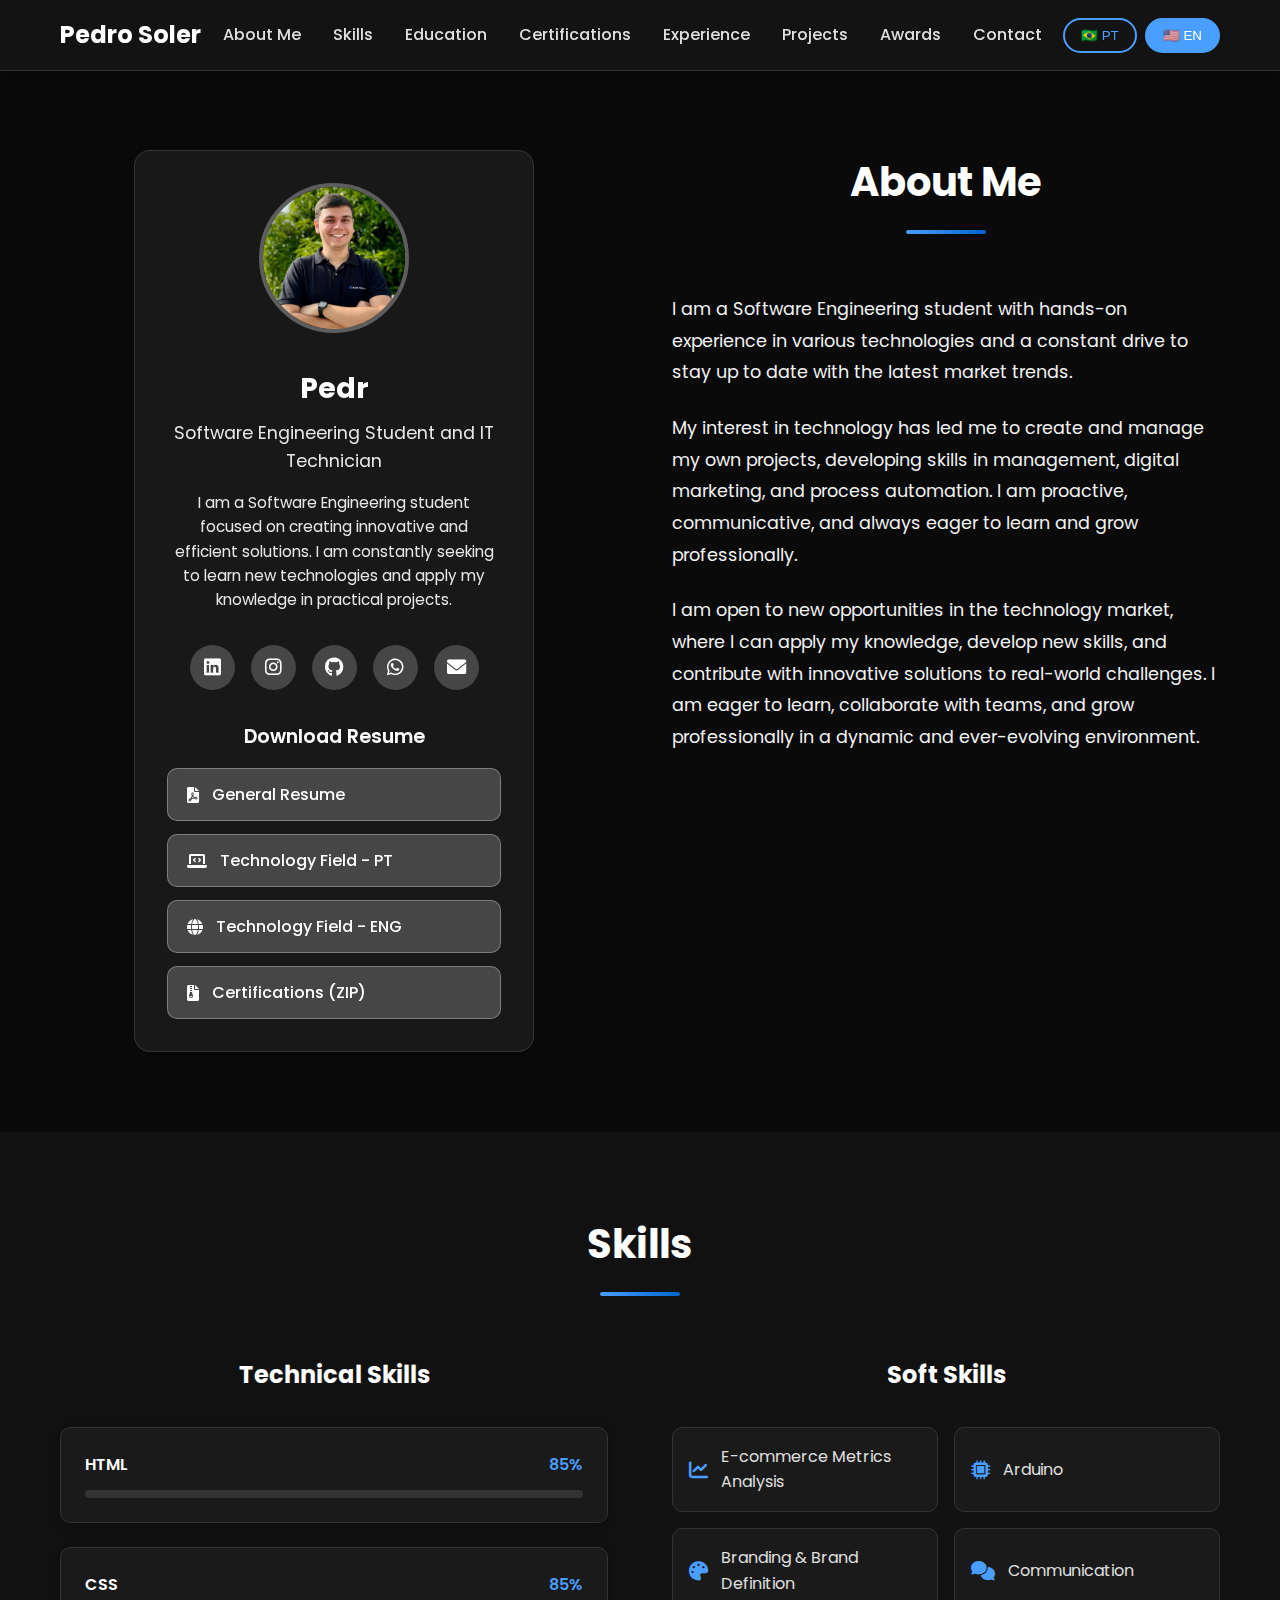
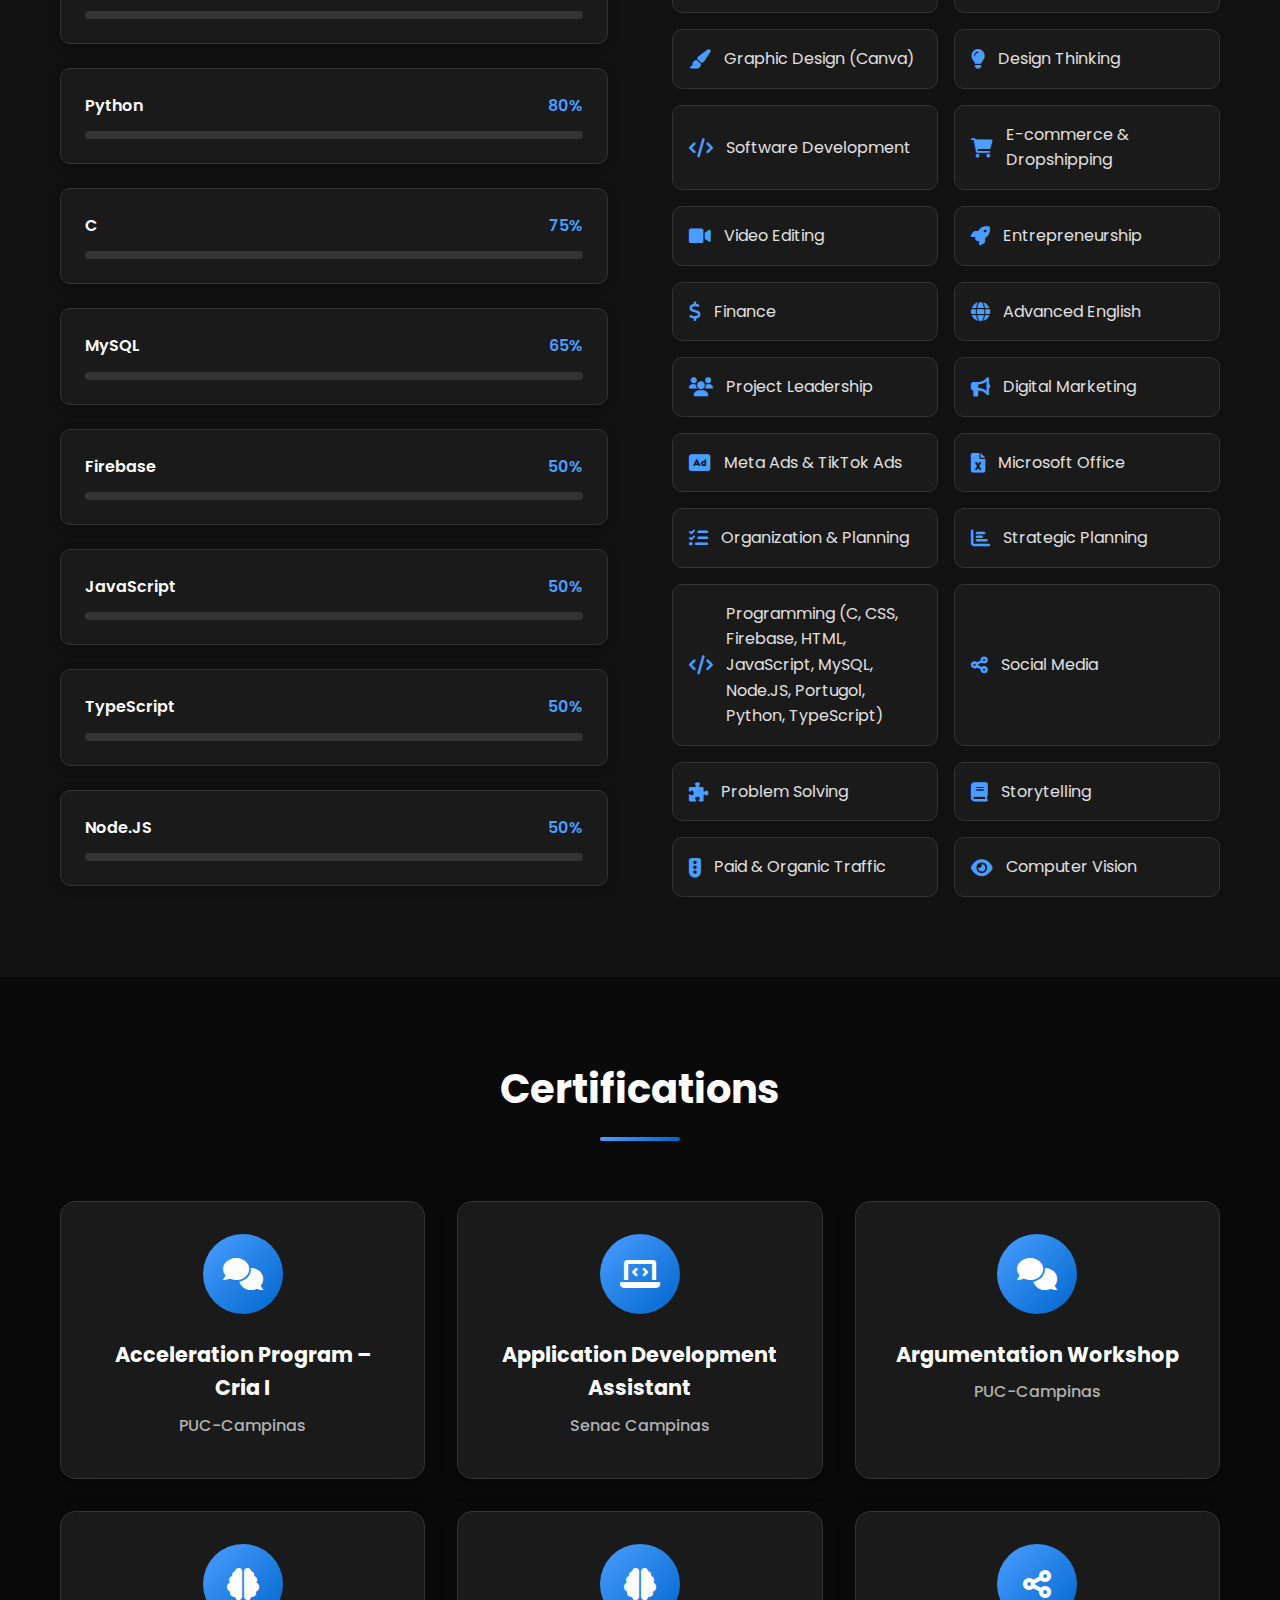
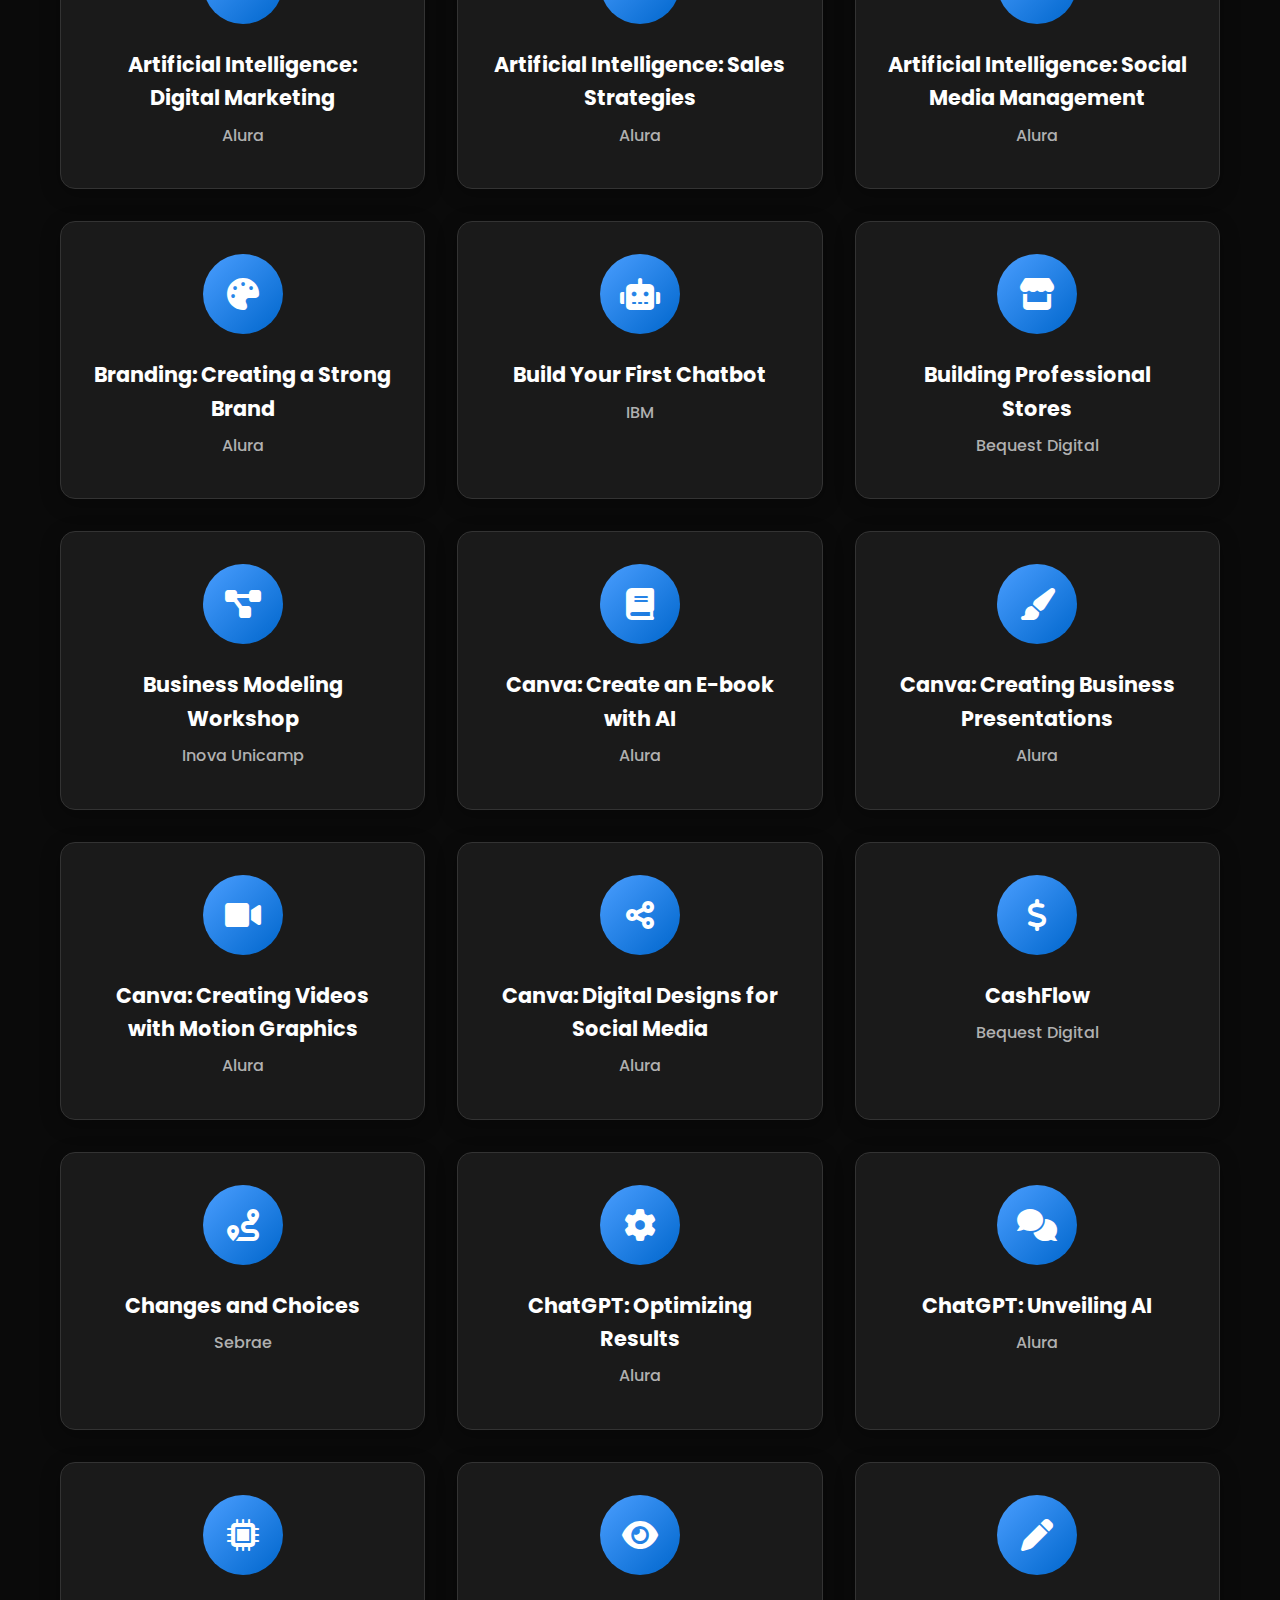
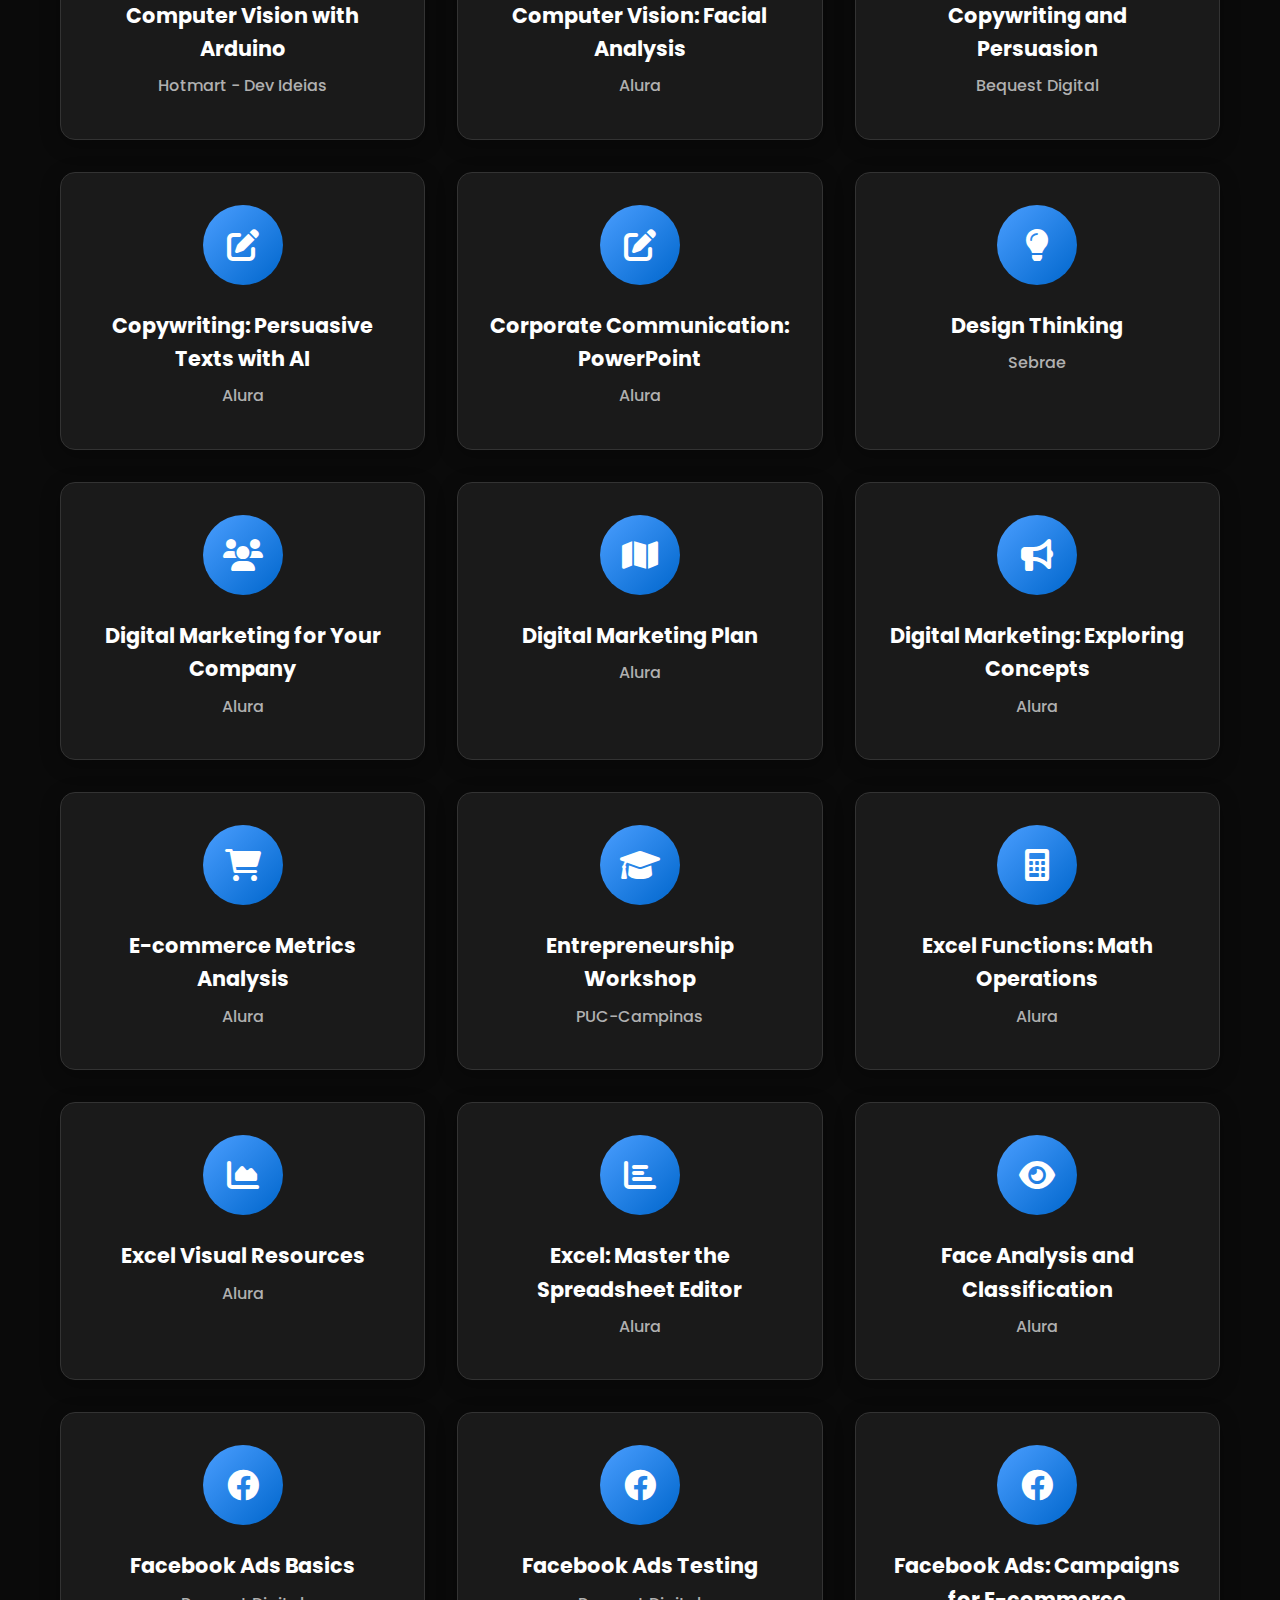
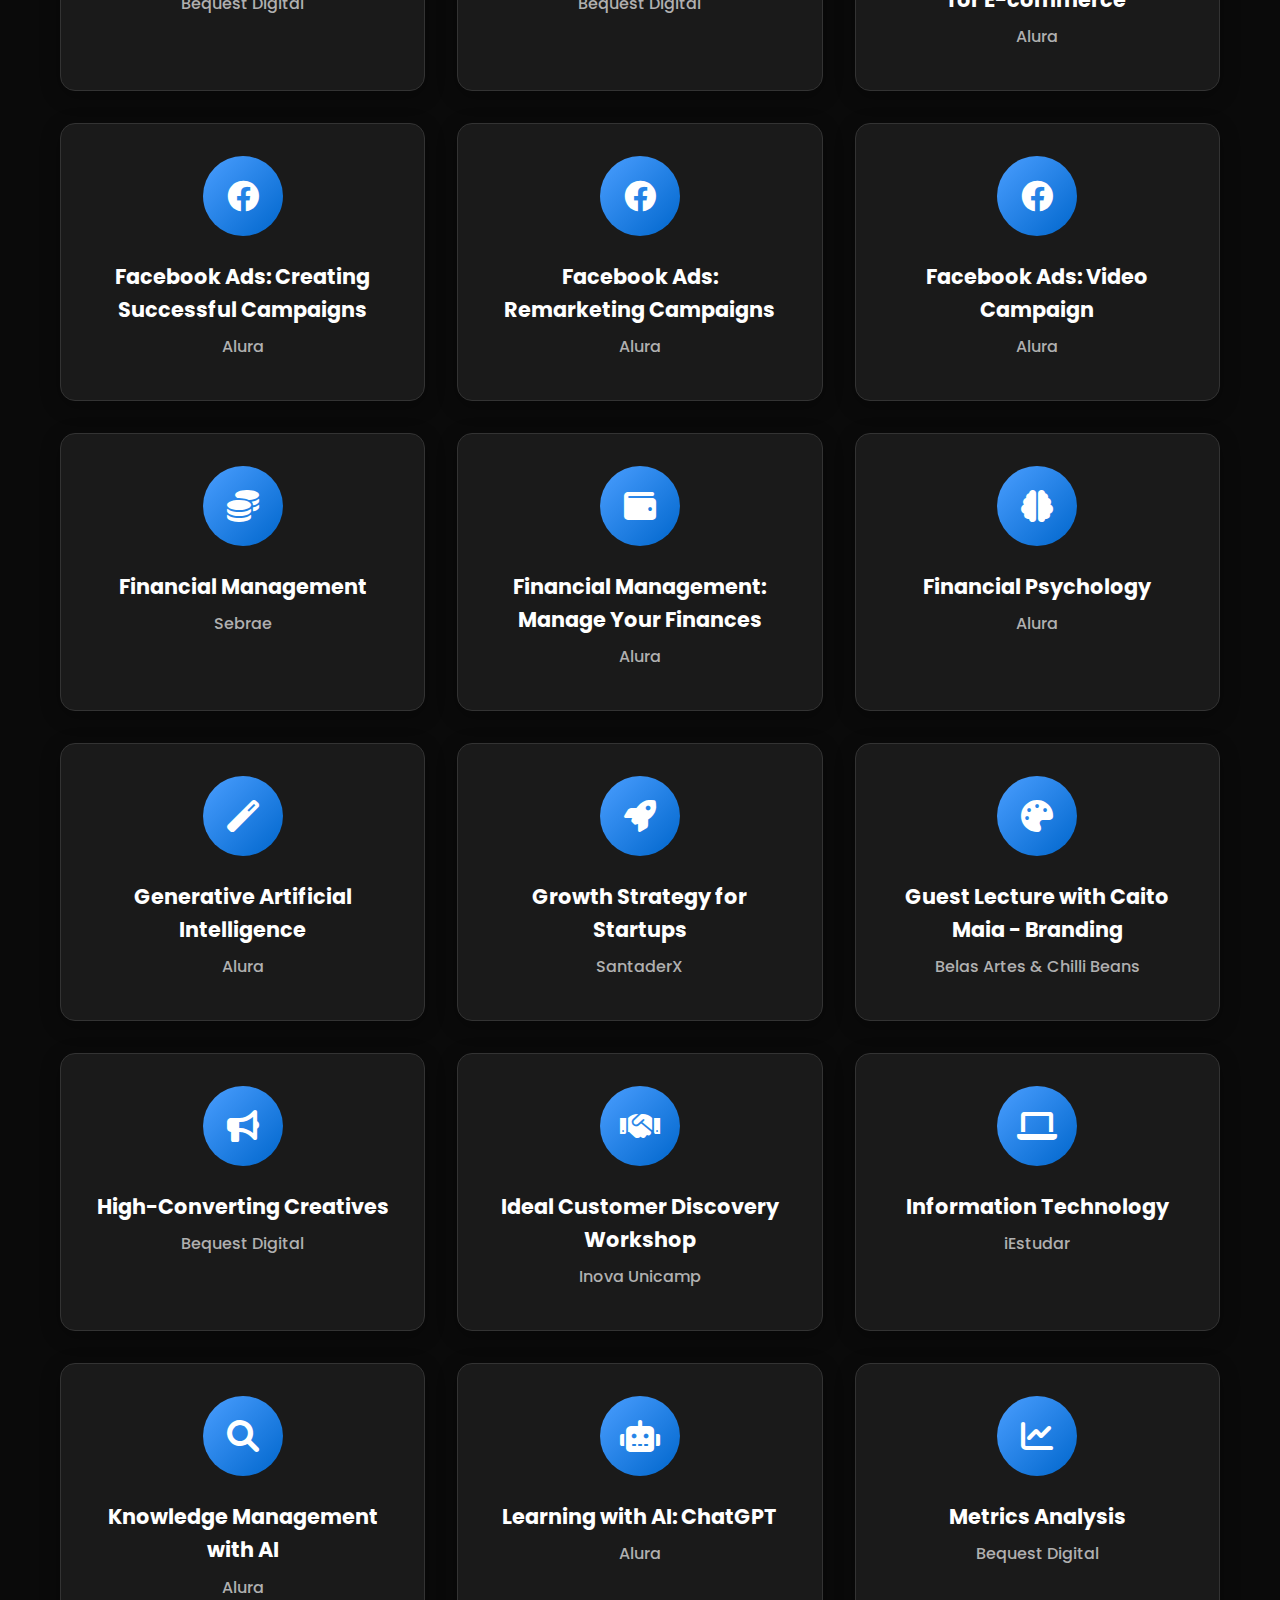
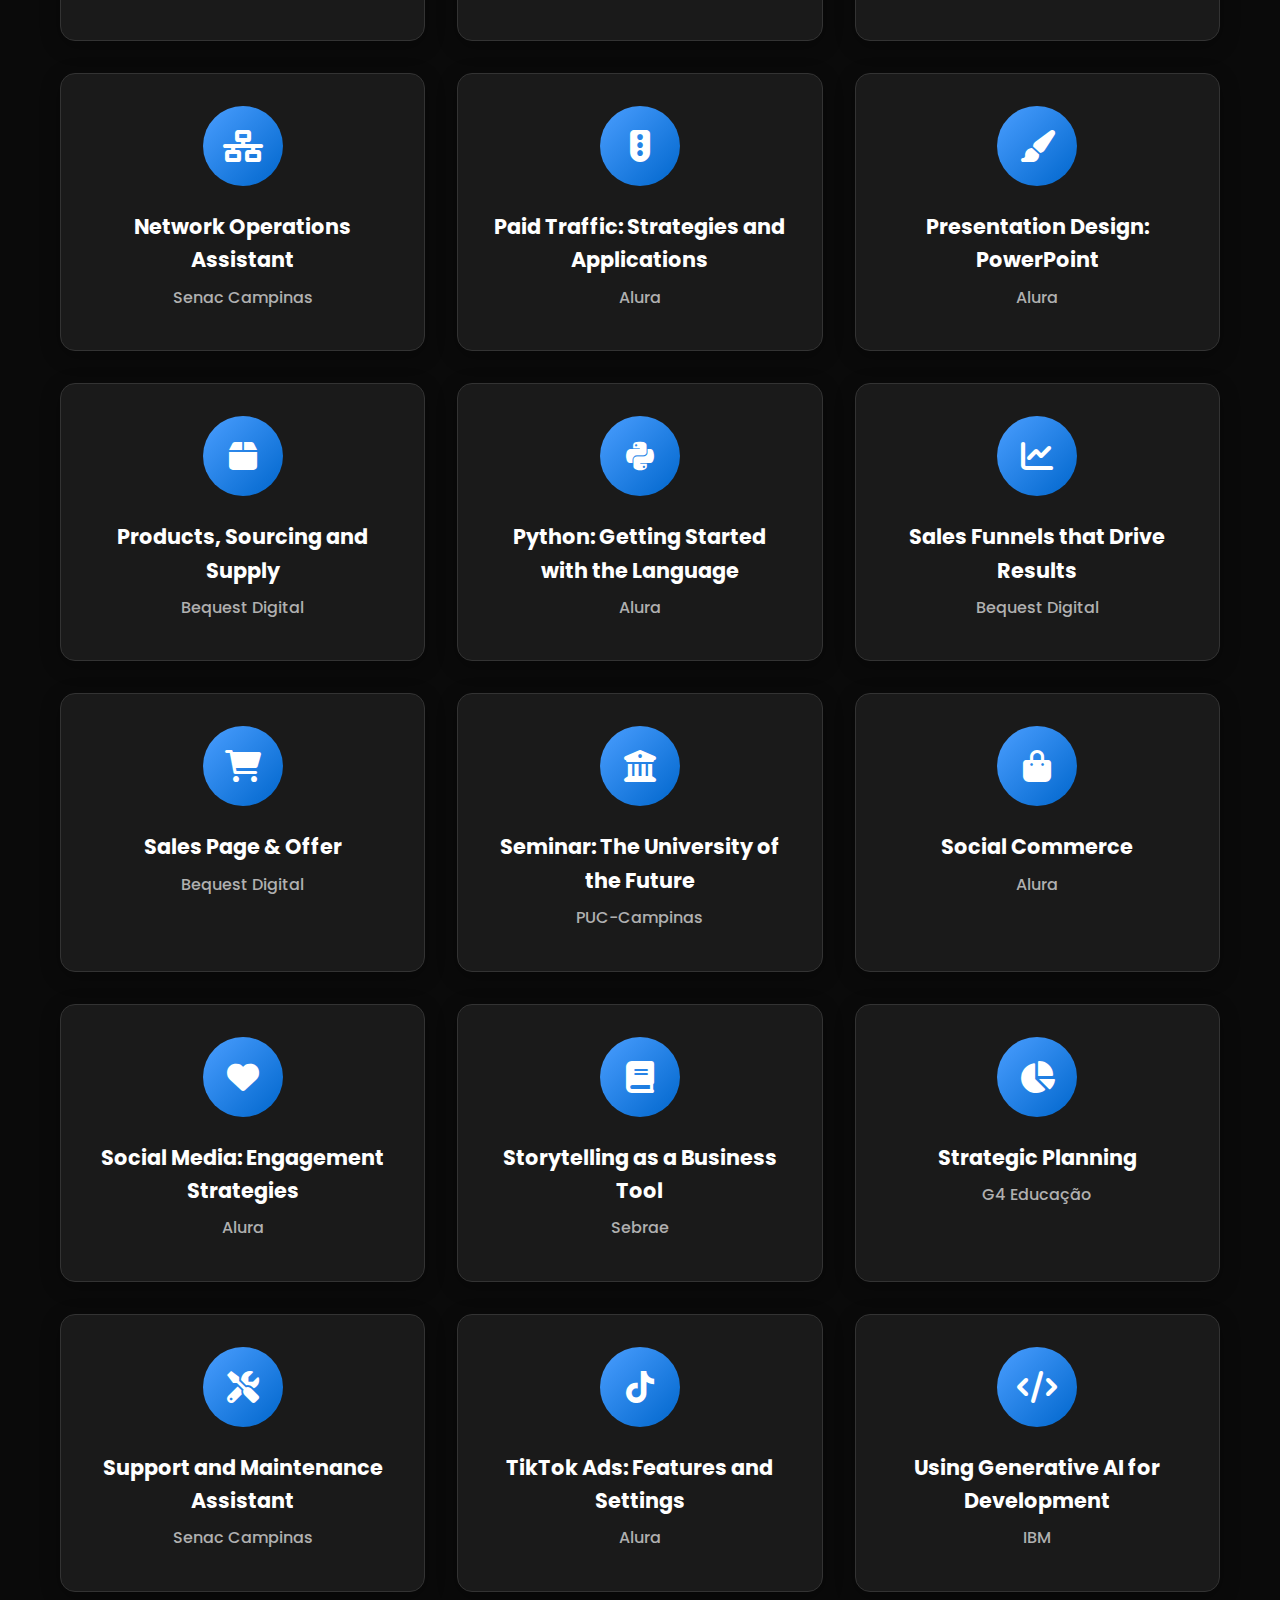
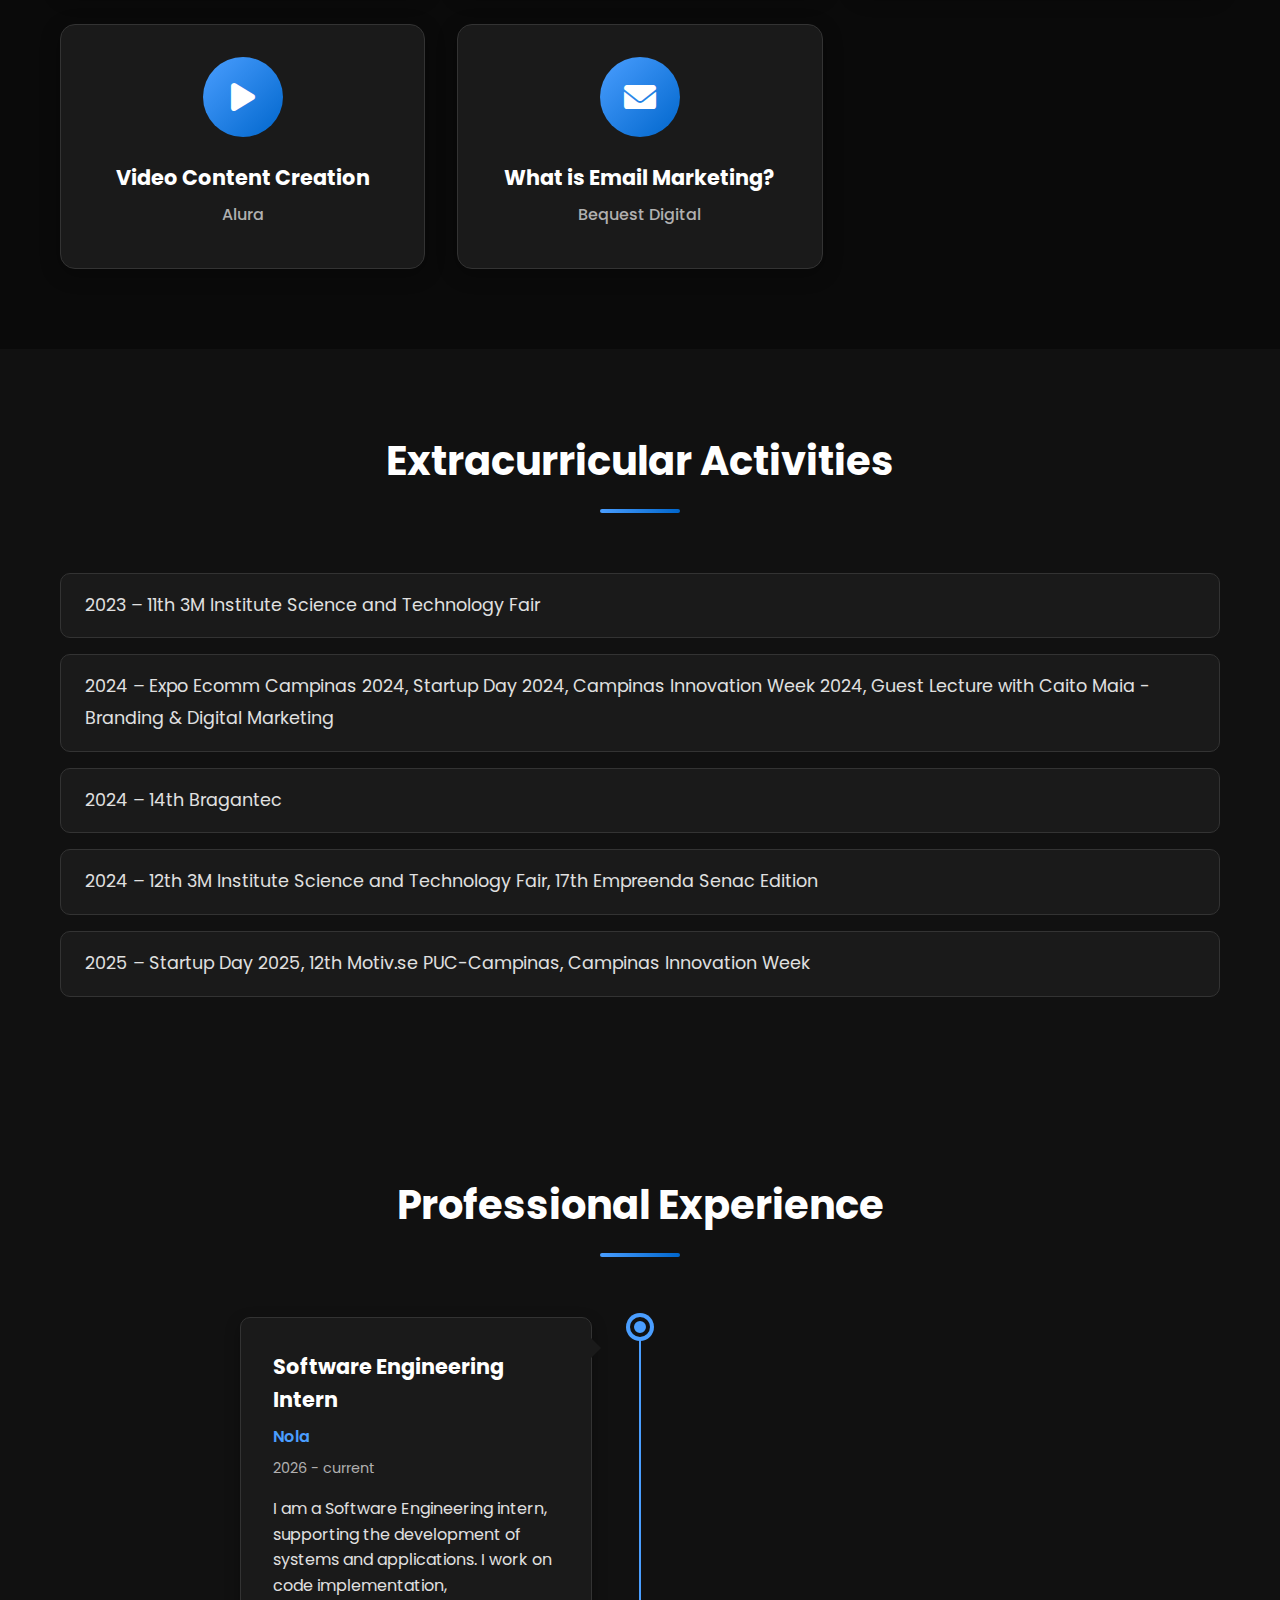
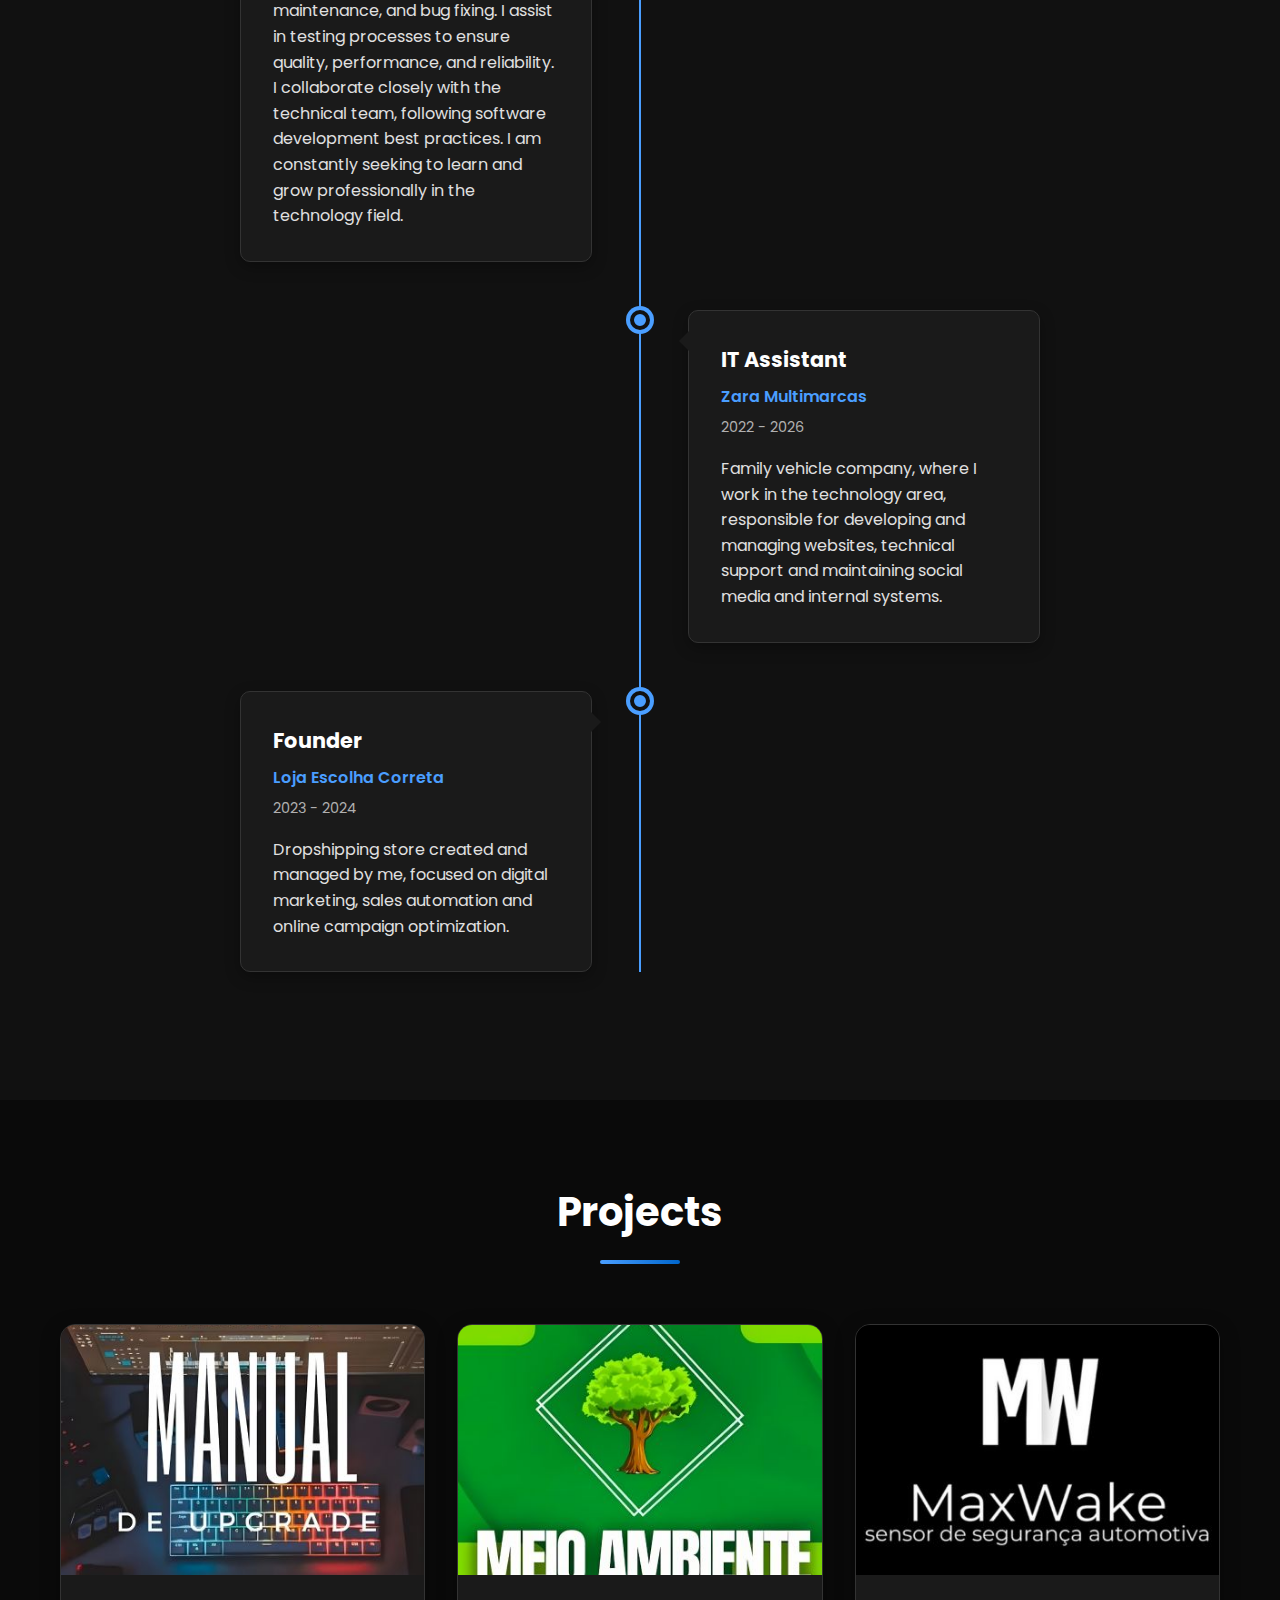
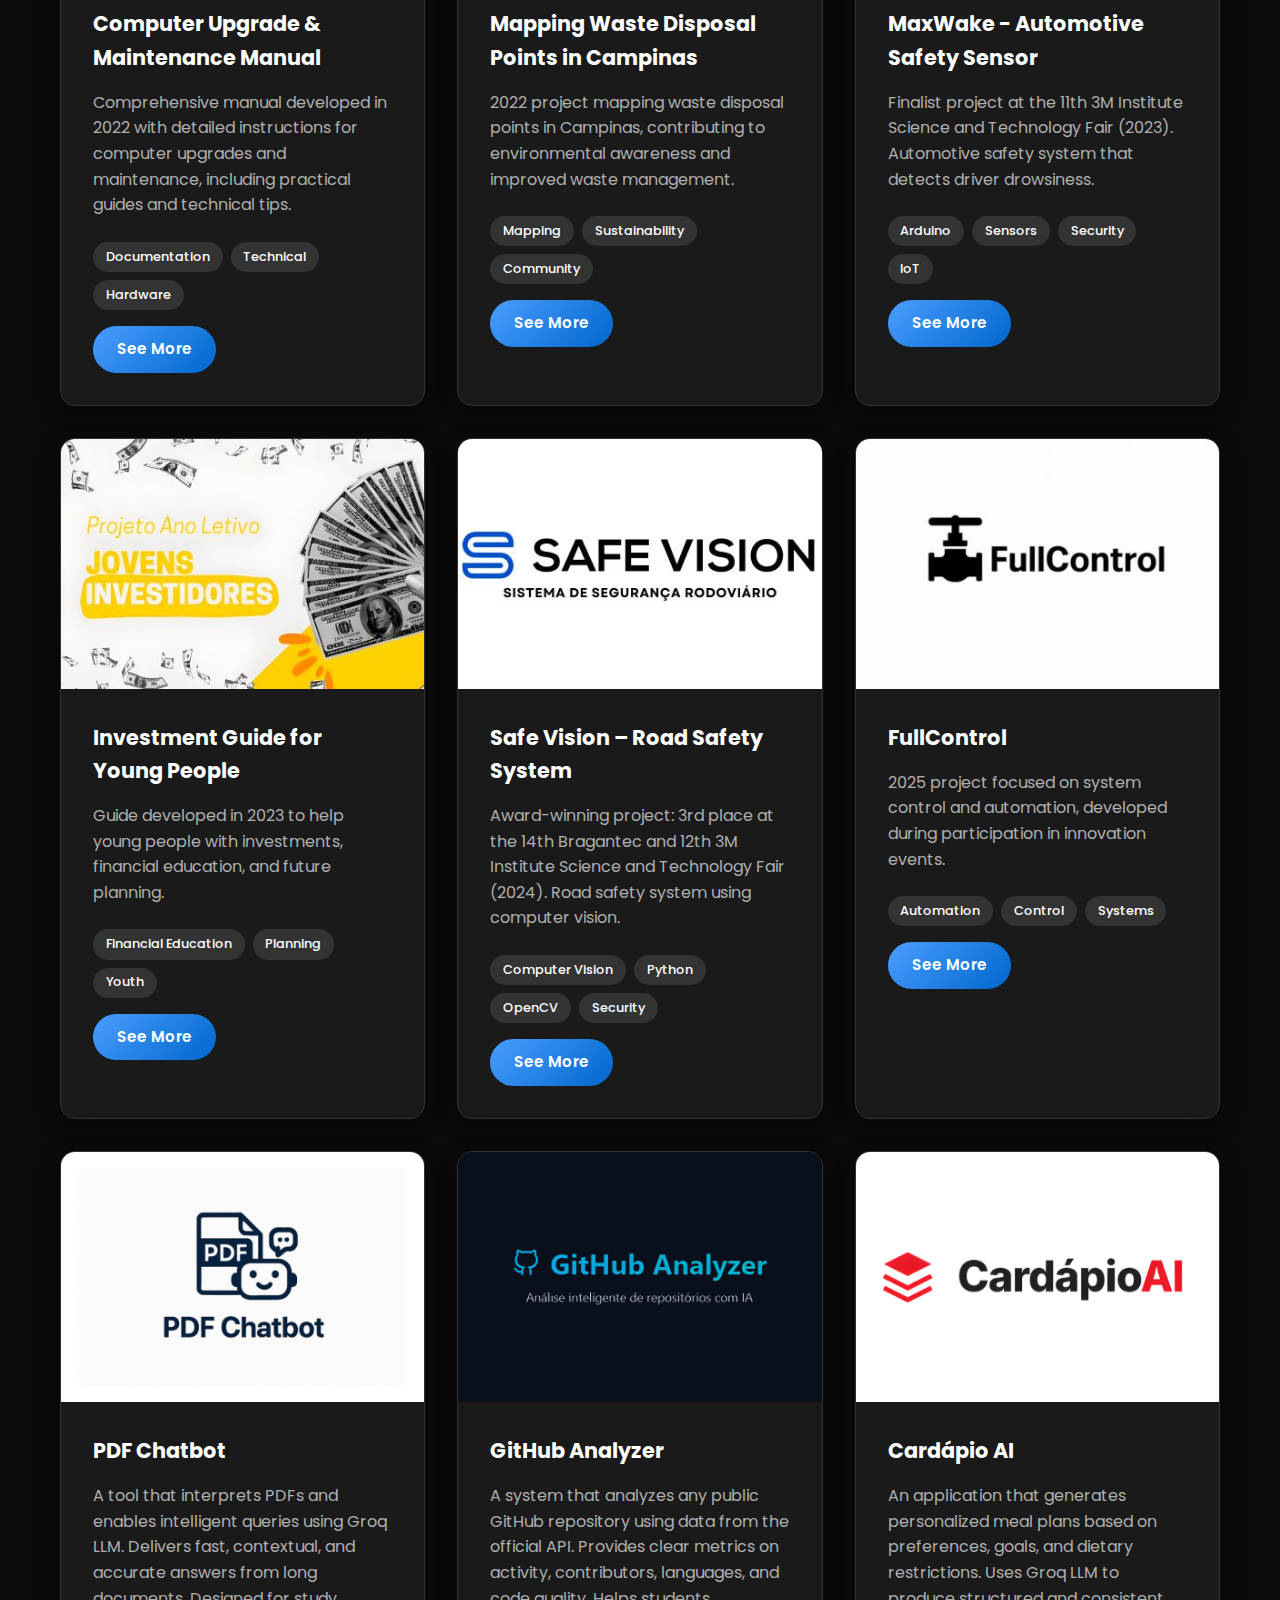
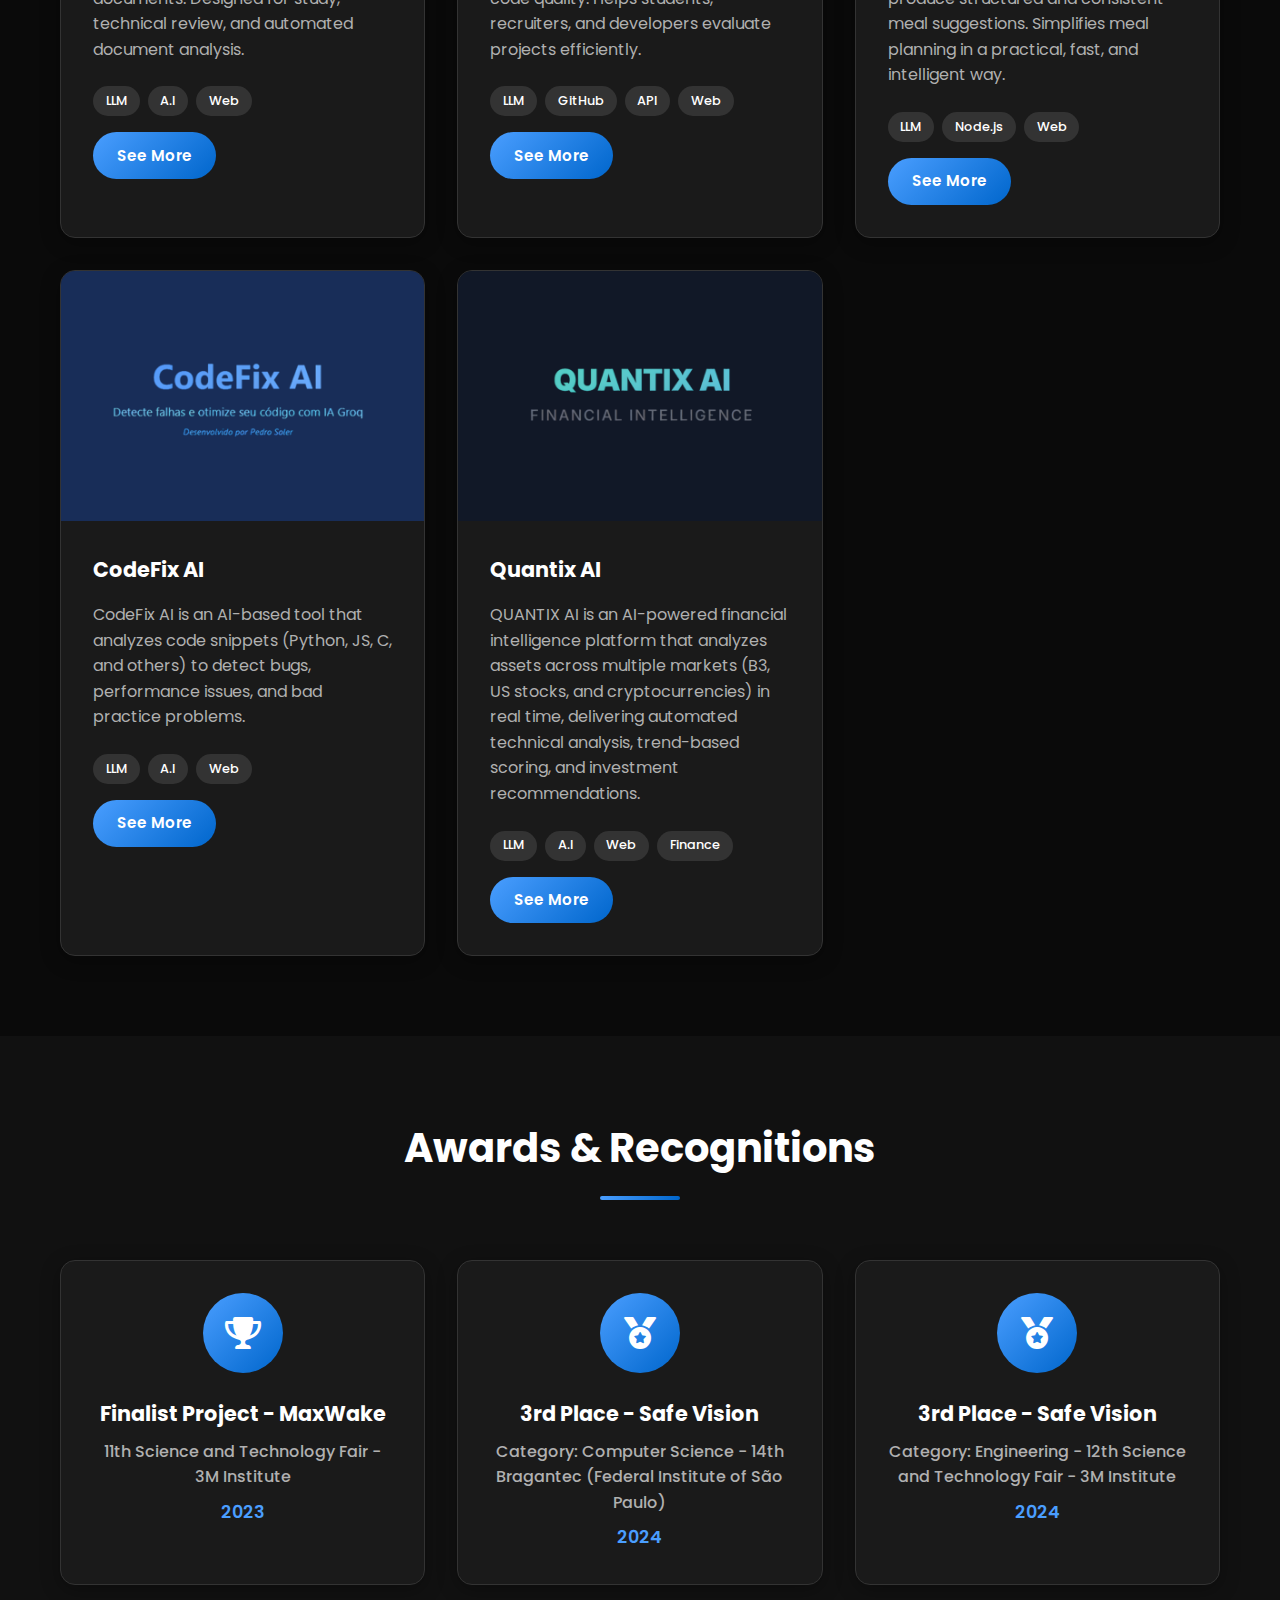
<file: index.html>
<!DOCTYPE html>
<html lang="pt-BR">
<head>
    <meta charset="UTF-8">
    <meta name="viewport" content="width=device-width, initial-scale=1.0">
    <title>Pedro Henrique Contardi Soler - Portfólio</title>
    <link rel="stylesheet" href="style.css">
    <link href="https://fonts.googleapis.com/css2?family=Poppins:wght@300;400;500;600;700&display=swap" rel="stylesheet">
    <link rel="stylesheet" href="https://cdnjs.cloudflare.com/ajax/libs/font-awesome/6.0.0/css/all.min.css">
    <link rel="icon" href="favicon.svg" type="image/svg+xml">
    <link rel="mask-icon" href="favicon.svg" color="#0066cc">
    <link rel="shortcut icon" href="favicon.svg" type="image/svg+xml">
    <link rel="icon" type="image/svg+xml" href='data:image/svg+xml,<svg xmlns="http://www.w3.org/2000/svg" viewBox="0 0 64 64"><defs><linearGradient id="g" x1="0%" y1="0%" x2="100%" y2="100%"><stop offset="0%" stop-color="%234a9eff"/><stop offset="100%" stop-color="%230066cc"/></linearGradient></defs><rect x="0" y="0" width="64" height="64" rx="14" ry="14" fill="%230a0a0a"/><circle cx="32" cy="32" r="20" fill="none" stroke="url(%23g)" stroke-width="4"/><path d="M24 40 V20 h9 a6 6 0 0 1 0 12 h-9" fill="none" stroke="url(%23g)" stroke-width="4" stroke-linecap="round"/><path d="M40 24 h-6 a6 6 0 0 0 0 12 h6" fill="none" stroke="url(%23g)" stroke-width="4" stroke-linecap="round"/></svg>'>
</head>
<body>
    <!-- Menu Fixo -->
    <nav class="navbar">
        <div class="nav-container">
            <div class="nav-logo">
                <span data-translate="nav.logo">Pedro Soler</span>
            </div>
            <ul class="nav-menu">
                <li class="nav-item">
                    <a href="#about" class="nav-link" data-translate="nav.about">Sobre Mim</a>
                </li>
                <li class="nav-item">
                    <a href="#skills" class="nav-link" data-translate="nav.skills">Habilidades</a>
                </li>
                <li class="nav-item">
                    <a href="#education" class="nav-link" data-translate="nav.formation">Formação</a>
                </li>
                <li class="nav-item">
                    <a href="#certifications" class="nav-link" data-translate="nav.certifications">Certificações</a>
                </li>
                <li class="nav-item">
                    <a href="#experience" class="nav-link" data-translate="nav.experience">Experiências</a>
                </li>
                <li class="nav-item">
                    <a href="#projects" class="nav-link" data-translate="nav.projects">Projetos</a>
                </li>
                <li class="nav-item">
                    <a href="#awards" class="nav-link" data-translate="nav.award">Prêmios</a>
                </li>
                <li class="nav-item">
                    <a href="#contact" class="nav-link" data-translate="nav.contact">Contato</a>
                </li>
            </ul>
            <div class="nav-language">
                <button type="button" class="lang-btn active" data-lang="pt">🇧🇷 PT</button>
                <button type="button" class="lang-btn" data-lang="en">🇺🇸 EN</button>
            </div>
            <div class="hamburger">
                <span class="bar"></span>
                <span class="bar"></span>
                <span class="bar"></span>
            </div>
        </div>
    </nav>

    <!-- Conteúdo Principal -->
    <main class="main-content">
        <!-- Seção Sobre Mim -->
        <section id="about" class="section about-section">
            <div class="container">
                <div class="about-content">
                    <!-- Coluna Esquerda - Perfil -->
                    <div class="profile-column">
                        <div class="profile-card">
                            <div class="profile-image">
                                <img src="img/foto_pedro.jpeg" alt="Pedro Henrique Contardi Soler" id="profile-img">
                            </div>
                            <h1 class="profile-name" data-translate="about.name">Pedro Henrique Contardi Soler</h1>
                            <p class="profile-title" data-translate="about.title">Estudante de Engenharia de Software</p>
                            <p class="profile-description" data-translate="about.description">
                                Desenvolvedor apaixonado por tecnologia, focado em criar soluções inovadoras e eficientes. 
                                Busco constantemente aprender novas tecnologias e aplicar conhecimentos em projetos práticos.
                            </p>
                            
                            <!-- Redes Sociais -->
                            <div class="social-links">
                                <a href="https://www.linkedin.com/in/pedro-henrique-contardi-soler/" target="_blank" class="social-link">
                                    <i class="fab fa-linkedin"></i>
                                </a>
                                <a href="https://www.instagram.com/solerpedroo" target="_blank" class="social-link">
                                    <i class="fab fa-instagram"></i>
                                </a>
                                <a href="https://github.com/solerpedroo" target="_blank" class="social-link">
                                    <i class="fab fa-github"></i>
                                </a>
                                <a href="https://wa.me/5519987087013" target="_blank" class="social-link">
                                    <i class="fab fa-whatsapp"></i>
                                </a>
                                <a href="mailto:pedrocsoler@hotmail.com" class="social-link">
                                    <i class="fas fa-envelope"></i>
                                </a>
                            </div>

                            <!-- Botões de Download de CV -->
                            <div class="cv-downloads">
                                <h3 data-translate="about.downloads">Baixar Currículo</h3>
                                <div class="cv-buttons">
                                    <a href="cv/Currículo Pedro Soler - Geral.pdf" download class="cv-btn">
                                        <i class="fas fa-file-pdf"></i>
                                        <span data-translate="about.cv.general">Currículo Geral</span>
                                    </a>
                                    <a href="cv/Currículo Pedro Soler - Área de Tecnologia.pdf" download class="cv-btn">
                                        <i class="fas fa-laptop-code"></i>
                                        <span data-translate="about.cv.tech-pt">Área de Tecnologia - PT</span>
                                    </a>
                                    <a href="cv/Resume Pedro Soler - Technology Field.pdf" download class="cv-btn">
                                        <i class="fas fa-globe"></i>
                                        <span data-translate="about.cv.tech-en">Área de Tecnologia - ENG</span>
                                    </a>
                                    <a href="certificados.zip" download class="cv-btn">
                                        <i class="fas fa-file-archive"></i>
                                        <span data-translate="about.cv.certifications">Certificados (ZIP)</span>
                                    </a>
                                </div>
                            </div>
                        </div>
                    </div>

                    <!-- Coluna Direita - Conteúdo Principal -->
                    <div class="content-column">
                        <div class="section-header">
                            <h2 data-translate="about.me">Sobre Mim</h2>
                            <div class="section-line"></div>
                        </div>
                        <div class="about-text">
                            <p data-translate="about.text1">
                                Sou estudante de Engenharia de Software com foco em desenvolvimento web e mobile. 
                                Tenho experiência prática em diversas tecnologias e sempre busco me manter atualizado 
                                com as últimas tendências do mercado.
                            </p>
                            <p data-translate="about.text2">
                                Meu interesse pela tecnologia me levou a criar e gerenciar projetos próprios, 
                                desenvolvendo habilidades em gestão, marketing digital e automação de processos. 
                                Sou proativo, comunicativo e sempre disposto a aprender e crescer profissionalmente.
                            </p>
                            <p data-translate="about.text3">
                                Estou à disposição para novas oportunidades no mercado de tecnologia, onde eu possa aplicar meus conhecimentos, desenvolver novas habilidades e contribuir com soluções inovadoras para desafios reais. Estou aberto a aprender, colaborar em equipe e crescer profissionalmente em um ambiente dinâmico e em constante evolução.
                            </p>
                        </div>
                    </div>
                </div>
            </div>
        </section>

        <!-- Seção Habilidades -->
        <section id="skills" class="section skills-section">
            <div class="container">
                <div class="section-header">
                    <h2 data-translate="skills.title">Habilidades</h2>
                    <div class="section-line"></div>
                </div>
                <div class="skills-content">
                    <div class="skills-category">
                        <h3 data-translate="skills.technical">Habilidades Técnicas</h3>
                        <div class="skills-grid">
                            <div class="skill-item">
                                <div class="skill-info">
                                    <span class="skill-name">HTML</span>
                                    <span class="skill-percentage">85%</span>
                                </div>
                                <div class="skill-bar">
                                    <div class="skill-progress" data-width="85"></div>
                                </div>
                            </div>
                            <div class="skill-item">
                                <div class="skill-info">
                                    <span class="skill-name">CSS</span>
                                    <span class="skill-percentage">85%</span>
                                </div>
                                <div class="skill-bar">
                                    <div class="skill-progress" data-width="85"></div>
                                </div>
                            </div>
                            <div class="skill-item">
                                <div class="skill-info">
                                    <span class="skill-name">Python</span>
                                    <span class="skill-percentage">80%</span>
                                </div>
                                <div class="skill-bar">
                                    <div class="skill-progress" data-width="80"></div>
                                </div>
                            </div>
                            <div class="skill-item">
                                <div class="skill-info">
                                    <span class="skill-name">C</span>
                                    <span class="skill-percentage">75%</span>
                                </div>
                                <div class="skill-bar">
                                    <div class="skill-progress" data-width="75"></div>
                                </div>
                            </div>
                            <div class="skill-item">
                                <div class="skill-info">
                                    <span class="skill-name">MySQL</span>
                                    <span class="skill-percentage">65%</span>
                                </div>
                                <div class="skill-bar">
                                    <div class="skill-progress" data-width="65"></div>
                                </div>
                            </div>
                            <div class="skill-item">
                                <div class="skill-info">
                                    <span class="skill-name">Firebase</span>
                                    <span class="skill-percentage">50%</span>
                                </div>
                                <div class="skill-bar">
                                    <div class="skill-progress" data-width="50"></div>
                                </div>
                            </div>
                            <div class="skill-item">
                                <div class="skill-info">
                                    <span class="skill-name">JavaScript</span>
                                    <span class="skill-percentage">50%</span>
                                </div>
                                <div class="skill-bar">
                                    <div class="skill-progress" data-width="50"></div>
                                </div>
                            </div>
                            <div class="skill-item">
                                <div class="skill-info">
                                    <span class="skill-name">TypeScript</span>
                                    <span class="skill-percentage">50%</span>
                                </div>
                                <div class="skill-bar">
                                    <div class="skill-progress" data-width="50"></div>
                                </div>
                            </div>
                            <div class="skill-item">
                                <div class="skill-info">
                                    <span class="skill-name">Node.JS</span>
                                    <span class="skill-percentage">50%</span>
                                </div>
                                <div class="skill-bar">
                                    <div class="skill-progress" data-width="50"></div>
                                </div>
                            </div>
                        </div>
                    </div>
                    <div class="skills-category">
                        <h3 data-translate="skills.soft">Outras Habilidades</h3>
                        <div class="soft-skills">
                            <div class="soft-skill-item">
                                <i class="fas fa-chart-line"></i>
                                <span data-translate="skills.soft.analytics-ecom">Análise de métricas para E-commerce</span>
                            </div>
                            <div class="soft-skill-item">
                                <i class="fas fa-microchip"></i>
                                <span data-translate="skills.soft.arduino">Arduino</span>
                            </div>
                            <div class="soft-skill-item">
                                <i class="fas fa-palette"></i>
                                <span data-translate="skills.soft.branding">Branding e Definição de marca</span>
                            </div>
                            <div class="soft-skill-item">
                                <i class="fas fa-comments"></i>
                                <span data-translate="skills.soft.communication">Comunicação</span>
                            </div>
                            <div class="soft-skill-item">
                                <i class="fas fa-paint-brush"></i>
                                <span data-translate="skills.soft.canva">Design Gráfico (Canva)</span>
                            </div>
                            <div class="soft-skill-item">
                                <i class="fas fa-lightbulb"></i>
                                <span data-translate="skills.soft.design-thinking">Design Thinking</span>
                            </div>
                            <div class="soft-skill-item">
                                <i class="fas fa-code"></i>
                                <span data-translate="skills.soft.software-dev">Desenvolvimento de Software</span>
                            </div>
                            <div class="soft-skill-item">
                                <i class="fas fa-shopping-cart"></i>
                                <span data-translate="skills.soft.ecommerce">E-commerce e Dropshipping</span>
                            </div>
                            <div class="soft-skill-item">
                                <i class="fas fa-video"></i>
                                <span data-translate="skills.soft.video-editing">Edição de Vídeos</span>
                            </div>
                            <div class="soft-skill-item">
                                <i class="fas fa-rocket"></i>
                                <span data-translate="skills.soft.entrepreneurship">Empreendedorismo</span>
                            </div>
                            <div class="soft-skill-item">
                                <i class="fas fa-dollar-sign"></i>
                                <span data-translate="skills.soft.finance">Finanças</span>
                            </div>
                            <div class="soft-skill-item">
                                <i class="fas fa-globe"></i>
                                <span data-translate="skills.soft.advanced-english">Inglês Avançado</span>
                            </div>
                            <div class="soft-skill-item">
                                <i class="fas fa-users"></i>
                                <span data-translate="skills.soft.project-leadership">Liderança de Projetos</span>
                            </div>
                            <div class="soft-skill-item">
                                <i class="fas fa-bullhorn"></i>
                                <span data-translate="skills.soft.digital-marketing">Marketing Digital</span>
                            </div>
                            <div class="soft-skill-item">
                                <i class="fas fa-ad"></i>
                                <span data-translate="skills.soft.meta-ads">Meta ADS e TikTok ADS</span>
                            </div>
                            <div class="soft-skill-item">
                                <i class="fas fa-file-excel"></i>
                                <span data-translate="skills.soft.ms-office">Microsoft Office</span>
                        </div>
                            <div class="soft-skill-item">
                                <i class="fas fa-tasks"></i>
                                <span data-translate="skills.soft.organization">Organização e Planejamento</span>
                    </div>
                            <div class="soft-skill-item">
                                <i class="fas fa-chart-bar"></i>
                                <span data-translate="skills.soft.strategy">Planejamento Estratégico</span>
                            </div>
                            <div class="soft-skill-item">
                                <i class="fas fa-code"></i>
                                <span data-translate="skills.soft.programming">Programação (C, CSS, Firebase, HTML, JavaScript, MySQL, Node.JS, Portugol, Python, TypeScript)</span>
                            </div>
                            <div class="soft-skill-item">
                                <i class="fas fa-share-alt"></i>
                                <span data-translate="skills.soft.social-media">Social Media</span>
                            </div>
                            <div class="soft-skill-item">
                                <i class="fas fa-puzzle-piece"></i>
                                <span data-translate="skills.soft.problem-solving">Solução de Problemas</span>
                            </div>
                            <div class="soft-skill-item">
                                <i class="fas fa-book"></i>
                                <span data-translate="skills.soft.storytelling">Storytelling</span>
                            </div>
                            <div class="soft-skill-item">
                                <i class="fas fa-traffic-light"></i>
                                <span data-translate="skills.soft.traffic">Tráfego Pago e Tráfego Orgânico</span>
                            </div>
                            <div class="soft-skill-item">
                                <i class="fas fa-eye"></i>
                                <span data-translate="skills.soft.computer-vision">Visão Computacional</span>
                            </div>
                        </div>
                    </div>
                </div>
            </div>
        </section>

        <!-- Seção Certificações -->
        <section id="certifications" class="section certifications-section">
            <div class="container">
                <div class="section-header">
                    <h2 data-translate="certifications.title">Certificações</h2>
                    <div class="section-line"></div>
                </div>
                <div class="certifications-grid">
                    <div class="certification-card">
                        <div class="cert-icon">
                            <i class="fas fa-chart-line"></i>
                        </div>
                        <div class="cert-content">
                            <h3 data-translate="cert.1.title">Análise de métricas</h3>
                            <p class="cert-institution" data-translate="cert.1.inst">Bequest Digital</p>
                        </div>
                    </div>
                    <div class="certification-card">
                        <div class="cert-icon">
                            <i class="fas fa-shopping-cart"></i>
                        </div>
                        <div class="cert-content">
                            <h3 data-translate="cert.2.title">Análise de métricas para e-commerce</h3>
                            <p class="cert-institution" data-translate="cert.2.inst">Alura</p>
                        </div>
                    </div>
                    <div class="certification-card">
                        <div class="cert-icon">
                            <i class="fas fa-eye"></i>
                        </div>
                        <div class="cert-content">
                            <h3 data-translate="cert.3.title">Análise e Classificação de Faces</h3>
                            <p class="cert-institution" data-translate="cert.3.inst">Alura</p>
                        </div>
                    </div>
                    <div class="certification-card">
                        <div class="cert-icon">
                            <i class="fas fa-robot"></i>
                        </div>
                        <div class="cert-content">
                            <h3 data-translate="cert.4.title">Aprendizagem com IA: ChatGPT</h3>
                            <p class="cert-institution" data-translate="cert.4.inst">Alura</p>
                        </div>
                    </div>
                    <div class="certification-card">
                        <div class="cert-icon">
                            <i class="fas fa-laptop-code"></i>
                        </div>
                        <div class="cert-content">
                            <h3 data-translate="cert.5.title">Assistente de Desenvolvimento de Aplicativos</h3>
                            <p class="cert-institution" data-translate="cert.5.inst">Senac Campinas</p>
                        </div>
                    </div>
                    <div class="certification-card">
                        <div class="cert-icon">
                            <i class="fas fa-network-wired"></i>
                        </div>
                        <div class="cert-content">
                            <h3 data-translate="cert.6.title">Assistente de Operação de Redes</h3>
                            <p class="cert-institution" data-translate="cert.6.inst">Senac Campinas</p>
                        </div>
                    </div>
                    <div class="certification-card">
                        <div class="cert-icon">
                            <i class="fas fa-tools"></i>
                        </div>
                        <div class="cert-content">
                            <h3 data-translate="cert.7.title">Assistente de Suporte e Manutenção</h3>
                            <p class="cert-institution" data-translate="cert.7.inst">Senac Campinas</p>
                        </div>
                    </div>
                    <div class="certification-card">
                        <div class="cert-icon">
                            <i class="fas fa-palette"></i>
                        </div>
                        <div class="cert-content">
                            <h3 data-translate="cert.8.title">Aula Magna com Caito Maia - Branding</h3>
                            <p class="cert-institution" data-translate="cert.8.inst">Belas Artes e Chilli Beans</p>
                        </div>
                    </div>
                    <div class="certification-card">
                        <div class="cert-icon">
                            <i class="fas fa-palette"></i>
                        </div>
                        <div class="cert-content">
                            <h3 data-translate="cert.9.title">Branding: criando uma marca forte</h3>
                            <p class="cert-institution" data-translate="cert.9.inst">Alura</p>
                        </div>
                    </div>
                    <div class="certification-card">
                        <div class="cert-icon">
                            <i class="fab fa-facebook"></i>
                        </div>
                        <div class="cert-content">
                            <h3 data-translate="cert.10.title">Básico Facebook ADS</h3>
                            <p class="cert-institution" data-translate="cert.10.inst">Bequest Digital</p>
                        </div>
                    </div>
                    <div class="certification-card">
                        <div class="cert-icon">
                            <i class="fas fa-paint-brush"></i>
                        </div>
                        <div class="cert-content">
                            <h3 data-translate="cert.11.title">Canva: criando apresentações comerciais</h3>
                            <p class="cert-institution" data-translate="cert.11.inst">Alura</p>
                        </div>
                    </div>
                    <div class="certification-card">
                        <div class="cert-icon">
                            <i class="fas fa-video"></i>
                        </div>
                        <div class="cert-content">
                            <h3 data-translate="cert.12.title">Canva: criando vídeos com motion graphics</h3>
                            <p class="cert-institution" data-translate="cert.12.inst">Alura</p>
                        </div>
                    </div>
                    <div class="certification-card">
                        <div class="cert-icon">
                            <i class="fas fa-share-alt"></i>
                        </div>
                        <div class="cert-content">
                            <h3 data-translate="cert.13.title">Canva: designs digitais para redes sociais</h3>
                            <p class="cert-institution" data-translate="cert.13.inst">Alura</p>
                        </div>
                    </div>
                    <div class="certification-card">
                        <div class="cert-icon">
                            <i class="fas fa-book"></i>
                        </div>
                        <div class="cert-content">
                            <h3 data-translate="cert.14.title">Canva: crie um e-book com IA</h3>
                            <p class="cert-institution" data-translate="cert.14.inst">Alura</p>
                        </div>
                    </div>
                    <div class="certification-card">
                        <div class="cert-icon">
                            <i class="fas fa-dollar-sign"></i>
                        </div>
                        <div class="cert-content">
                            <h3 data-translate="cert.15.title">CashFlow</h3>
                            <p class="cert-institution" data-translate="cert.15.inst">Bequest Digital</p>
                        </div>
                    </div>
                    <div class="certification-card">
                        <div class="cert-icon">
                            <i class="fas fa-comments"></i>
                        </div>
                        <div class="cert-content">
                            <h3 data-translate="cert.16.title">ChatGPT: desvendando a IA</h3>
                            <p class="cert-institution" data-translate="cert.16.inst">Alura</p>
                        </div>
                    </div>
                    <div class="certification-card">
                        <div class="cert-icon">
                            <i class="fas fa-cog"></i>
                        </div>
                        <div class="cert-content">
                            <h3 data-translate="cert.17.title">ChatGPT: otimizando resultados</h3>
                            <p class="cert-institution" data-translate="cert.17.inst">Alura</p>
                        </div>
                    </div>
                    <div class="certification-card">
                        <div class="cert-icon">
                            <i class="fas fa-edit"></i>
                        </div>
                        <div class="cert-content">
                            <h3 data-translate="cert.18.title">Comunicação corporativa: PowerPoint</h3>
                            <p class="cert-institution" data-translate="cert.18.inst">Alura</p>
                        </div>
                    </div>
                    <div class="certification-card">
                        <div class="cert-icon">
                            <i class="fas fa-store"></i>
                        </div>
                        <div class="cert-content">
                            <h3 data-translate="cert.19.title">Construindo Lojas Profissionais</h3>
                            <p class="cert-institution" data-translate="cert.19.inst">Bequest Digital</p>
                        </div>
                    </div>
                    <div class="certification-card">
                        <div class="cert-icon">
                            <i class="fas fa-pen"></i>
                        </div>
                        <div class="cert-content">
                            <h3 data-translate="cert.20.title">Copywriting e Persuasão</h3>
                            <p class="cert-institution" data-translate="cert.20.inst">Bequest Digital</p>
                        </div>
                    </div>
                    <div class="certification-card">
                        <div class="cert-icon">
                            <i class="fas fa-edit"></i>
                        </div>
                        <div class="cert-content">
                            <h3 data-translate="cert.21.title">Copywriting: textos persuasivos com IA</h3>
                            <p class="cert-institution" data-translate="cert.21.inst">Alura</p>
                        </div>
                    </div>
                    <div class="certification-card">
                        <div class="cert-icon">
                            <i class="fas fa-bullhorn"></i>
                        </div>
                        <div class="cert-content">
                            <h3 data-translate="cert.22.title">Criativos que Vendem</h3>
                            <p class="cert-institution" data-translate="cert.22.inst">Bequest Digital</p>
                        </div>
                    </div>
                    <div class="certification-card">
                        <div class="cert-icon">
                            <i class="fas fa-play"></i>
                        </div>
                        <div class="cert-content">
                            <h3 data-translate="cert.23.title">Criação de conteúdo em vídeo</h3>
                            <p class="cert-institution" data-translate="cert.23.inst">Alura</p>
                        </div>
                    </div>
                    <div class="certification-card">
                        <div class="cert-icon">
                            <i class="fas fa-robot"></i>
                        </div>
                        <div class="cert-content">
                            <h3 data-translate="cert.24.title">Desenvolva seu primeiro robô de bate-papo</h3>
                            <p class="cert-institution" data-translate="cert.24.inst">IBM</p>
                        </div>
                    </div>
                    <div class="certification-card">
                        <div class="cert-icon">
                            <i class="fas fa-paint-brush"></i>
                        </div>
                        <div class="cert-content">
                            <h3 data-translate="cert.25.title">Design de apresentações: PowerPoint</h3>
                            <p class="cert-institution" data-translate="cert.25.inst">Alura</p>
                        </div>
                    </div>
                    <div class="certification-card">
                        <div class="cert-icon">
                            <i class="fas fa-lightbulb"></i>
                        </div>
                        <div class="cert-content">
                            <h3 data-translate="cert.26.title">Design Thinking</h3>
                            <p class="cert-institution" data-translate="cert.26.inst">Sebrae</p>
                        </div>
                    </div>
                    <div class="certification-card">
                        <div class="cert-icon">
                            <i class="fas fa-rocket"></i>
                        </div>
                        <div class="cert-content">
                            <h3 data-translate="cert.27.title">Estratégia de crescimento para startups</h3>
                            <p class="cert-institution" data-translate="cert.27.inst">SantaderX</p>
                        </div>
                    </div>
                    <div class="certification-card">
                        <div class="cert-icon">
                            <i class="fas fa-chart-bar"></i>
                        </div>
                        <div class="cert-content">
                            <h3 data-translate="cert.28.title">Excel: domine o editor de planilhas</h3>
                            <p class="cert-institution" data-translate="cert.28.inst">Alura</p>
                        </div>
                    </div>
                    <div class="certification-card">
                        <div class="cert-icon">
                            <i class="fab fa-facebook"></i>
                        </div>
                        <div class="cert-content">
                            <h3 data-translate="cert.29.title">Facebook Ads: campanha de vídeo</h3>
                            <p class="cert-institution" data-translate="cert.29.inst">Alura</p>
                        </div>
                    </div>
                    <div class="certification-card">
                        <div class="cert-icon">
                            <i class="fab fa-facebook"></i>
                        </div>
                        <div class="cert-content">
                            <h3 data-translate="cert.30.title">Facebook Ads: campanhas de remarketing</h3>
                            <p class="cert-institution" data-translate="cert.30.inst">Alura</p>
                        </div>
                    </div>
                    <div class="certification-card">
                        <div class="cert-icon">
                            <i class="fab fa-facebook"></i>
                        </div>
                        <div class="cert-content">
                            <h3 data-translate="cert.31.title">Facebook Ads: campanhas para e-commerce</h3>
                            <p class="cert-institution" data-translate="cert.31.inst">Alura</p>
                        </div>
                    </div>
                    <div class="certification-card">
                        <div class="cert-icon">
                            <i class="fab fa-facebook"></i>
                        </div>
                        <div class="cert-content">
                            <h3 data-translate="cert.32.title">Facebook Ads: criando campanhas de sucesso</h3>
                            <p class="cert-institution" data-translate="cert.32.inst">Alura</p>
                        </div>
                    </div>
                    <div class="certification-card">
                        <div class="cert-icon">
                            <i class="fas fa-chart-line"></i>
                        </div>
                        <div class="cert-content">
                            <h3 data-translate="cert.33.title">Funil de Vendas que mais Geram Resultados</h3>
                            <p class="cert-institution" data-translate="cert.33.inst">Bequest Digital</p>
                        </div>
                    </div>
                    <div class="certification-card">
                        <div class="cert-icon">
                            <i class="fas fa-calculator"></i>
                        </div>
                        <div class="cert-content">
                            <h3 data-translate="cert.34.title">Funções com Excel: operações matemáticas</h3>
                            <p class="cert-institution" data-translate="cert.34.inst">Alura</p>
                        </div>
                    </div>
                    <div class="certification-card">
                        <div class="cert-icon">
                            <i class="fas fa-search"></i>
                        </div>
                        <div class="cert-content">
                            <h3 data-translate="cert.35.title">Gestão do Conhecimento com IA</h3>
                            <p class="cert-institution" data-translate="cert.35.inst">Alura</p>
                        </div>
                    </div>
                    <div class="certification-card">
                        <div class="cert-icon">
                            <i class="fas fa-coins"></i>
                        </div>
                        <div class="cert-content">
                            <h3 data-translate="cert.36.title">Gestão financeira</h3>
                            <p class="cert-institution" data-translate="cert.36.inst">Sebrae</p>
                        </div>
                    </div>
                    <div class="certification-card">
                        <div class="cert-icon">
                            <i class="fas fa-wallet"></i>
                        </div>
                        <div class="cert-content">
                            <h3 data-translate="cert.37.title">Gestão financeira: administre suas finanças</h3>
                            <p class="cert-institution" data-translate="cert.37.inst">Alura</p>
                        </div>
                    </div>
                    <div class="certification-card">
                        <div class="cert-icon">
                            <i class="fas fa-brain"></i>
                        </div>
                        <div class="cert-content">
                            <h3 data-translate="cert.38.title">Inteligência Artificial: Marketing Digital</h3>
                            <p class="cert-institution" data-translate="cert.38.inst">Alura</p>
                        </div>
                    </div>
                    <div class="certification-card">
                        <div class="cert-icon">
                            <i class="fas fa-share-alt"></i>
                        </div>
                        <div class="cert-content">
                            <h3 data-translate="cert.39.title">Inteligência Artificial: gestão de mídias sociais</h3>
                            <p class="cert-institution" data-translate="cert.39.inst">Alura</p>
                        </div>
                    </div>
                    <div class="certification-card">
                        <div class="cert-icon">
                            <i class="fas fa-brain"></i>
                        </div>
                        <div class="cert-content">
                            <h3 data-translate="cert.40.title">Inteligência Artificial: estratégias de vendas</h3>
                            <p class="cert-institution" data-translate="cert.40.inst">Alura</p>
                        </div>
                    </div>
                    <div class="certification-card">
                        <div class="cert-icon">
                            <i class="fas fa-magic"></i>
                        </div>
                        <div class="cert-content">
                            <h3 data-translate="cert.41.title">Inteligência artificial Generativa</h3>
                            <p class="cert-institution" data-translate="cert.41.inst">Alura</p>
                        </div>
                    </div>
                    <div class="certification-card">
                        <div class="cert-icon">
                            <i class="fas fa-bullhorn"></i>
                        </div>
                        <div class="cert-content">
                            <h3 data-translate="cert.42.title">Marketing Digital: explorando os conceitos</h3>
                            <p class="cert-institution" data-translate="cert.42.inst">Alura</p>
                        </div>
                    </div>
                    <div class="certification-card">
                        <div class="cert-icon">
                            <i class="fas fa-users"></i>
                        </div>
                        <div class="cert-content">
                            <h3 data-translate="cert.43.title">Marketing digital para sua empresa</h3>
                            <p class="cert-institution" data-translate="cert.43.inst">Alura</p>
                        </div>
                    </div>
                    <div class="certification-card">
                        <div class="cert-icon">
                            <i class="fas fa-heart"></i>
                        </div>
                        <div class="cert-content">
                            <h3 data-translate="cert.44.title">Mídias Sociais: estratégias para engajar</h3>
                            <p class="cert-institution" data-translate="cert.44.inst">Alura</p>
                        </div>
                    </div>
                    <div class="certification-card">
                        <div class="cert-icon">
                            <i class="fas fa-route"></i>
                        </div>
                        <div class="cert-content">
                            <h3 data-translate="cert.45.title">Mudanças e Escolhas</h3>
                            <p class="cert-institution" data-translate="cert.45.inst">Sebrae</p>
                        </div>
                    </div>
                    <div class="certification-card">
                        <div class="cert-icon">
                            <i class="fas fa-envelope"></i>
                        </div>
                        <div class="cert-content">
                            <h3 data-translate="cert.46.title">O que é E-mail Marketing?</h3>
                            <p class="cert-institution" data-translate="cert.46.inst">Bequest Digital</p>
                        </div>
                    </div>
                    <div class="certification-card">
                        <div class="cert-icon">
                            <i class="fas fa-graduation-cap"></i>
                        </div>
                        <div class="cert-content">
                            <h3 data-translate="cert.47.title">Oficina Se Liga no Empreendedorismo</h3>
                            <p class="cert-institution" data-translate="cert.47.inst">PUC-Campinas</p>
                        </div>
                    </div>
                    <div class="certification-card">
                        <div class="cert-icon">
                            <i class="fas fa-chart-pie"></i>
                        </div>
                        <div class="cert-content">
                            <h3 data-translate="cert.48.title">Planejamento Estratégico</h3>
                            <p class="cert-institution" data-translate="cert.48.inst">G4 Educação</p>
                        </div>
                    </div>
                    <div class="certification-card">
                        <div class="cert-icon">
                            <i class="fas fa-map"></i>
                        </div>
                        <div class="cert-content">
                            <h3 data-translate="cert.49.title">Plano de Marketing Digital</h3>
                            <p class="cert-institution" data-translate="cert.49.inst">Alura</p>
                        </div>
                    </div>
                    <div class="certification-card">
                        <div class="cert-icon">
                            <i class="fas fa-box"></i>
                        </div>
                        <div class="cert-content">
                            <h3 data-translate="cert.50.title">Produtos, Mineração e Fornecimento</h3>
                            <p class="cert-institution" data-translate="cert.50.inst">Bequest Digital</p>
                        </div>
                    </div>
                    <div class="certification-card">
                        <div class="cert-icon">
                            <i class="fas fa-comments"></i>
                        </div>
                        <div class="cert-content">
                            <h3 data-translate="cert.68.title">Programa de Aceleração - Cria I</h3>
                            <p class="cert-institution" data-translate="cert.68.inst">PUC-Campinas</p>
                        </div>
                    </div>
                    <div class="certification-card">
                        <div class="cert-icon">
                            <i class="fas fa-brain"></i>
                        </div>
                        <div class="cert-content">
                            <h3 data-translate="cert.51.title">Psicologia financeira</h3>
                            <p class="cert-institution" data-translate="cert.51.inst">Alura</p>
                        </div>
                    </div>
                    <div class="certification-card">
                        <div class="cert-icon">
                            <i class="fab fa-python"></i>
                        </div>
                        <div class="cert-content">
                            <h3 data-translate="cert.52.title">Python: começando com a linguagem</h3>
                            <p class="cert-institution" data-translate="cert.52.inst">Alura</p>
                        </div>
                    </div>
                    <div class="certification-card">
                        <div class="cert-icon">
                            <i class="fas fa-shopping-cart"></i>
                        </div>
                        <div class="cert-content">
                            <h3 data-translate="cert.53.title">Página de Venda & Oferta</h3>
                            <p class="cert-institution" data-translate="cert.53.inst">Bequest Digital</p>
                        </div>
                    </div>
                    <div class="certification-card">
                        <div class="cert-icon">
                            <i class="fas fa-chart-area"></i>
                        </div>
                        <div class="cert-content">
                            <h3 data-translate="cert.54.title">Recursos Visuais com Excel</h3>
                            <p class="cert-institution" data-translate="cert.54.inst">Alura</p>
                        </div>
                    </div>
                    <div class="certification-card">
                        <div class="cert-icon">
                            <i class="fas fa-university"></i>
                        </div>
                        <div class="cert-content">
                            <h3 data-translate="cert.55.title">Seminário A Universidade do Futuro</h3>
                            <p class="cert-institution" data-translate="cert.55.inst">PUC-Campinas</p>
                        </div>
                    </div>
                    <div class="certification-card">
                        <div class="cert-icon">
                            <i class="fas fa-shopping-bag"></i>
                        </div>
                        <div class="cert-content">
                            <h3 data-translate="cert.56.title">Social Commerce</h3>
                            <p class="cert-institution" data-translate="cert.56.inst">Alura</p>
                        </div>
                    </div>
                    <div class="certification-card">
                        <div class="cert-icon">
                            <i class="fas fa-book"></i>
                        </div>
                        <div class="cert-content">
                            <h3 data-translate="cert.57.title">Storytelling Como Ferramenta de Negócios</h3>
                            <p class="cert-institution" data-translate="cert.57.inst">Sebrae</p>
                        </div>
                    </div>
                    <div class="certification-card">
                        <div class="cert-icon">
                            <i class="fas fa-laptop"></i>
                        </div>
                        <div class="cert-content">
                            <h3 data-translate="cert.58.title">Tecnologia da Informação</h3>
                            <p class="cert-institution" data-translate="cert.58.inst">iEstudar</p>
                        </div>
                    </div>
                    <div class="certification-card">
                        <div class="cert-icon">
                            <i class="fab fa-facebook"></i>
                        </div>
                        <div class="cert-content">
                            <h3 data-translate="cert.59.title">Testes Facebook ADS</h3>
                            <p class="cert-institution" data-translate="cert.59.inst">Bequest Digital</p>
                        </div>
                    </div>
                    <div class="certification-card">
                        <div class="cert-icon">
                            <i class="fab fa-tiktok"></i>
                        </div>
                        <div class="cert-content">
                            <h3 data-translate="cert.60.title">TikTok Ads: funcionalidades e configurações</h3>
                            <p class="cert-institution" data-translate="cert.60.inst">Alura</p>
                        </div>
                    </div>
                    <div class="certification-card">
                        <div class="cert-icon">
                            <i class="fas fa-traffic-light"></i>
                        </div>
                        <div class="cert-content">
                            <h3 data-translate="cert.61.title">Tráfego Pago: Estratégias e Aplicações</h3>
                            <p class="cert-institution" data-translate="cert.61.inst">Alura</p>
                        </div>
                    </div>
                    <div class="certification-card">
                        <div class="cert-icon">
                            <i class="fas fa-code"></i>
                        </div>
                        <div class="cert-content">
                            <h3 data-translate="cert.62.title">Usar IA generativa para desenvolvimento</h3>
                            <p class="cert-institution" data-translate="cert.62.inst">IBM</p>
                        </div>
                    </div>
                    <div class="certification-card">
                        <div class="cert-icon">
                            <i class="fas fa-eye"></i>
                        </div>
                        <div class="cert-content">
                            <h3 data-translate="cert.63.title">Visão Computacional: análise facial</h3>
                            <p class="cert-institution" data-translate="cert.63.inst">Alura</p>
                        </div>
                    </div>
                    <div class="certification-card">
                        <div class="cert-icon">
                            <i class="fas fa-microchip"></i>
                        </div>
                        <div class="cert-content">
                            <h3 data-translate="cert.64.title">Visão Computacional com Arduino</h3>
                            <p class="cert-institution" data-translate="cert.64.inst">Hotmart - Dev Ideias</p>
                        </div>
                    </div>
                    <div class="certification-card">
                        <div class="cert-icon">
                            <i class="fas fa-comments"></i>
                        </div>
                        <div class="cert-content">
                            <h3 data-translate="cert.65.title">Workshop Se Liga na Argumentação</h3>
                            <p class="cert-institution" data-translate="cert.65.inst">PUC-Campinas</p>
                        </div>
                    </div>
                    <div class="certification-card">
                        <div class="cert-icon">
                            <i class="fas fa-project-diagram"></i>
                        </div>
                        <div class="cert-content">
                            <h3 data-translate="cert.66.title">Workshop de Modelagem de Negócios</h3>
                            <p class="cert-institution" data-translate="cert.66.inst">Inova Unicamp</p>
                        </div>
                    </div>
                    <div class="certification-card">
                        <div class="cert-icon">
                            <i class="fas fa-handshake"></i>
                        </div>
                        <div class="cert-content">
                            <h3 data-translate="cert.67.title">Workshop de Descoberta do Cliente Ideal</h3>
                            <p class="cert-institution" data-translate="cert.67.inst">Inova Unicamp</p>
                        </div>
                    </div>
                </div>
            </div>
        </section>

        <!-- Seção Atividades Extracurriculares -->
        <section id="activities" class="section activities-section">
            <div class="container">
                <div class="section-header">
                    <h2 data-translate="activities.title">Atividades Extracurriculares</h2>
                    <div class="section-line"></div>
                </div>
                <div class="activities-content">
                    <ul class="activities-list">
                        <li data-translate="activities.item.2023-3m"><strong>2023</strong> – 11ª Mostra de Ciências e Tecnologia Instituto 3M</li>
                        <li data-translate="activities.item.2024-events"><strong>2024</strong> – Expo Ecomm Campinas 2024, Startup Day 2024, Campinas Innovation Week 2024, Aula magna com Caito Maia - Branding e Marketing Digital</li>
                        <li data-translate="activities.item.2024-bragantec"><strong>2024</strong> – 14ª Bragantec</li>
                        <li data-translate="activities.item.2024-3m-senac"><strong>2024</strong> – 12ª Mostra de Ciências e Tecnologia Instituto 3M, 17ª Edição Empreenda Senac</li>
                        <li data-translate="activities.item.2025-events"><strong>2025</strong> – Startup Day 2025, 12º Motiv.se PUC-Campinas, Campinas Innovation Week</li>
                    </ul>
                </div>
            </div>
        </section>

        <!-- Seção Experiências -->
        <section id="experience" class="section experience-section">
            <div class="container">
                <div class="section-header">
                    <h2 data-translate="experience.title">Experiências Profissionais</h2>
                    <div class="section-line"></div>
                </div>
                
                <div class="timeline">
                    <div class="timeline-item">
                        <div class="timeline-marker"></div>
                        <div class="timeline-content">
                            <div class="timeline-header">
                                <h3 data-translate="experience.job0.title">Estagiário de Engenharia de Software</h3>
                                <span class="timeline-company" data-translate="experience.job0.company">Nola</span>
                                <span class="timeline-period">2026 - <span data-translate="experience.current">atual</span></span>
                            </div>
                            <p data-translate="experience.job0.description">
                                Sou estagiário de Engenharia de Software, atuando no apoio ao desenvolvimento de sistemas e aplicações. 
                                Participo da criação e manutenção de códigos, correção de falhas e melhoria contínua das soluções. 
                                Auxilio na execução de testes para garantir qualidade, desempenho e confiabilidade. Trabalho em colaboração 
                                com a equipe técnica, seguindo boas práticas de desenvolvimento. Busco constantemente aprender e evoluir 
                                profissionalmente na área de tecnologia.
                            </p>
                        </div>
                    </div>
                    <div class="timeline-item">
                        <div class="timeline-marker"></div>
                        <div class="timeline-content">
                            <div class="timeline-header">
                                <h3 data-translate="experience.job1.title">Assistente de T.I</h3>
                                <span class="timeline-company" data-translate="experience.job1.company">Zara Multimarcas</span>
                                <span class="timeline-period">2022 - 2026</span>
                            </div>
                            <p data-translate="experience.job1.description">
                                Empresa de veículos da família, onde atuo na área de tecnologia, responsável pelo desenvolvimento 
                                e gestão de sites, suporte técnico e manutenção das redes sociais e sistemas internos.
                            </p>
                        </div>
                    </div>
                    <div class="timeline-item">
                        <div class="timeline-marker"></div>
                        <div class="timeline-content">
                            <div class="timeline-header">
                                <h3 data-translate="experience.job2.title">Fundador</h3>
                                <span class="timeline-company" data-translate="experience.job2.company">Loja Escolha Correta</span>
                                <span class="timeline-period">2023 - 2024</span>
                            </div>
                            <p data-translate="experience.job2.description">
                                Loja de dropshipping criada e administrada por mim, com foco em marketing digital, 
                                automação de vendas e otimização de campanhas online.
                            </p>
                        </div>
                    </div>

                </div>
            </div>
        </section>

        <!-- Seção Projetos -->
        <section id="projects" class="section projects-section">
            <div class="container">
                <div class="section-header">
                    <h2 data-translate="projects.title">Projetos</h2>
                    <div class="section-line"></div>
                </div>
                <div class="projects-grid">
                    <div class="project-card">
                        <div class="project-image">
                            <img src="img/manual_upgrade.jpg" alt="Manual de Upgrade e Manutenção de Computadores" class="project-img">
                            </div>
                        <div class="project-content">
                            <h3 class="project-title" data-translate="projects.manual.title">Manual de Upgrade e Manutenção de Computadores</h3>
                            <p data-translate="projects.manual.desc">
                                Manual completo desenvolvido em 2022 com instruções detalhadas para upgrade e manutenção 
                                de computadores, incluindo guias práticos e dicas técnicas.
                            </p>
                            <div class="project-tech">
                                <span class="tech-tag" data-translate="projects.tags.documentation">Documentação</span>
                                <span class="tech-tag" data-translate="projects.tags.technical">Técnico</span>
                                <span class="tech-tag" data-translate="projects.tags.hardware">Hardware</span>
                            </div>
                            <a href="https://sites.google.com/view/pp-manual-de-upgrade/p%C3%A1gina-inicial" class="project-btn" data-translate="projects.btn.view" target="_blank">Veja Mais</a>
                        </div>
                    </div>
                    <div class="project-card">
                        <div class="project-image">
                            <img src="img/mapeamento_lixo.jpg" alt="Mapeamento de pontos de descarte de lixo" class="project-img">
                        </div>
                        <div class="project-content">
                            <h3 class="project-title" data-translate="projects.lixo.title">Mapeamento de pontos de descarte de lixo em Campinas</h3>
                            <p data-translate="projects.lixo.desc">
                                Projeto de 2022 que mapeou pontos de descarte de lixo em Campinas, 
                                contribuindo para a conscientização ambiental e melhoria da gestão de resíduos.
                            </p>
                            <div class="project-tech">
                                <span class="tech-tag" data-translate="projects.tags.mapping">Mapeamento</span>
                                <span class="tech-tag" data-translate="projects.tags.sustainability">Sustentabilidade</span>
                                <span class="tech-tag" data-translate="projects.tags.community">Comunidade</span>
                            </div>
                            <a href="https://sites.google.com/view/preservacao-ambiental/p%C3%A1gina-inicial" class="project-btn" data-translate="projects.btn.view" target="_blank">Veja Mais</a>
                        </div>
                    </div>
                    <div class="project-card">
                        <div class="project-image">
                            <img src="img/maxwake.jpg" alt="MaxWake - Sensor de Segurança Automotiva" class="project-img">
                            </div>
                        <div class="project-content">
                            <h3 class="project-title" data-translate="projects.maxwake.title">MaxWake - Sensor de Segurança Automotiva</h3>
                            <p data-translate="projects.maxwake.desc">
                                Projeto finalista na 11ª Mostra de Ciências e Tecnologia Instituto 3M (2023). 
                                Sistema de segurança automotiva que detecta sonolência do motorista.
                            </p>
                            <div class="project-tech">
                                <span class="tech-tag" data-translate="projects.tags.arduino">Arduino</span>
                                <span class="tech-tag" data-translate="projects.tags.sensors">Sensores</span>
                                <span class="tech-tag" data-translate="projects.tags.security">Segurança</span>
                                <span class="tech-tag" data-translate="projects.tags.iot">IoT</span>
                            </div>
                            <a href="https://sites.google.com/view/max-wake" class="project-btn" data-translate="projects.btn.view" target="_blank">Veja Mais</a>
                        </div>
                    </div>
                    <div class="project-card">
                        <div class="project-image">
                            <img src="img/guia_investimentos.jpg" alt="Guia de Investimentos para Jovens" class="project-img">
                        </div>
                        <div class="project-content">
                            <h3 class="project-title" data-translate="projects.guia.title">Guia de Investimentos para Jovens</h3>
                            <p data-translate="projects.guia.desc">
                                Guia desenvolvido em 2023 para orientar jovens sobre investimentos, 
                                educação financeira e planejamento de futuro.
                            </p>
                            <div class="project-tech">
                                <span class="tech-tag" data-translate="projects.tags.financial-education">Educação Financeira</span>
                                <span class="tech-tag" data-translate="projects.tags.planning">Planejamento</span>
                                <span class="tech-tag" data-translate="projects.tags.youth">Jovens</span>
                            </div>
                            <a href="https://sites.google.com/view/projeto-investimentos/" class="project-btn" data-translate="projects.btn.view" target="_blank">Veja Mais</a>
                        </div>
                    </div>
                    <div class="project-card">
                        <div class="project-image">
                            <img src="img/safe_vision.jpg" alt="Safe Vision - Sistema de Segurança Rodoviária" class="project-img">
                            </div>
                        <div class="project-content">
                            <h3 class="project-title" data-translate="projects.safevision.title">Safe Vision – Sistema de Segurança Rodoviária</h3>
                            <p data-translate="projects.safevision.desc">
                                Projeto premiado que conquistou 3ª colocação na 14ª Bragantec e 12ª Mostra de Ciências 
                                e Tecnologia Instituto 3M (2024). Sistema de segurança rodoviária com visão computacional.
                            </p>
                            <div class="project-tech">
                                <span class="tech-tag" data-translate="projects.tags.computer-vision">Visão Computacional</span>
                                <span class="tech-tag" data-translate="projects.tags.python">Python</span>
                                <span class="tech-tag" data-translate="projects.tags.opencv">OpenCV</span>
                                <span class="tech-tag" data-translate="projects.tags.security">Segurança</span>
                            </div>
                            <a href="https://www.instagram.com/safevisionoficial/" class="project-btn" data-translate="projects.btn.view" target="_blank">Veja Mais</a>
                        </div>
                    </div>
                    <div class="project-card">
                        <div class="project-image">
                            <img src="img/fullcontrol.jpg" alt="FullControl" class="project-img">
                        </div>
                        <div class="project-content">
                            <h3 class="project-title" data-translate="projects.fullcontrol.title">FullControl</h3>
                            <p data-translate="projects.fullcontrol.desc">
                                Projeto de 2025 focado em controle e automação de sistemas, 
                                desenvolvido durante a participação em eventos de inovação.
                            </p>
                            <div class="project-tech">
                                <span class="tech-tag" data-translate="projects.tags.automation">Automação</span>
                                <span class="tech-tag" data-translate="projects.tags.control">Controle</span>
                                <span class="tech-tag" data-translate="projects.tags.systems">Sistemas</span>
                            </div>
                            <a href="https://www.inova.unicamp.br/" class="project-btn" data-translate="projects.btn.view" target="_blank">Veja Mais</a>
                        </div>
                    </div>
                    <!--Chatpdf-->
                    <div class="project-card">
                        <div class="project-image">
                            <img src="img/pdfchatbot.png" alt="PDFChatbot" class="project-img">
                        </div>
                        <div class="project-content">
                            <h3 class="project-title" data-translate="projects.pdfchatbot.title">PDF Chatbot</h3>
                            <p data-translate="projects.pdfchatbot.desc">
                                Ferramenta que interpreta PDFs e permite consultas inteligentes ao conteúdo utilizando Groq LLM.
                                Oferece respostas rápidas, contextuais e precisas para documentos extensos.
                                Ideal para estudos, revisão técnica e análise documental automatizada.
                            </p>
                            <div class="project-tech">
                                <span class="tech-tag" data-translate="projects.tags.llm">LLM</span>
                                <span class="tech-tag" data-translate="projects.tags.ai">A.I</span>
                                <span class="tech-tag" data-translate="projects.tags.web">Web</span>
                            </div>
                            <a href="https://github.com/solerpedroo/pdf-chatbot" class="project-btn" data-translate="projects.btn.view" target="_blank">Veja Mais</a>
                        </div>
                    </div>

                    <!--GitHub Analyzer-->
                    <div class="project-card">
                        <div class="project-image">
                            <img src="img/github_analyzer.png" alt="GitHub Analyzer" class="project-img">
                        </div>
                        <div class="project-content">
                            <h3 class="project-title" data-translate="projects.githubanalyzer.title">GitHub Analyzer</h3>
                            <p data-translate="projects.githubanalyzer.desc">
                                Sistema que analisa qualquer repositório público do GitHub utilizando dados da API oficial.
                                Gera métricas claras sobre atividade, colaboradores, linguagens e qualidade do código.
                                Auxilia estudantes, recrutadores e desenvolvedores a avaliarem projetos rapidamente.
                            </p>
                            <div class="project-tech">
                                <span class="tech-tag" data-translate="projects.tags.llm">LLM</span>
                                <span class="tech-tag" data-translate="projects.tags.github">GitHub</span>
                                <span class="tech-tag" data-translate="projects.tags.api">API</span>
                                <span class="tech-tag" data-translate="projects.tags.web">Web</span>
                            </div>
                            <a href="https://github.com/solerpedroo/github-analyzer" class="project-btn" data-translate="projects.btn.view" target="_blank">Veja Mais</a>
                        </div>
                    </div>

                    <!--Cardápio AI-->
                    <div class="project-card">
                        <div class="project-image">
                            <img src="img/cardapio ai.png" alt="Cardápio AI" class="project-img">
                        </div>
                        <div class="project-content">
                            <h3 class="project-title" data-translate="projects.cardapioai.title">Cardápio AI</h3>
                            <p data-translate="projects.cardapioai.desc">
                                Aplicação que cria cardápios personalizados com base em preferências, metas e restrições alimentares.
                                Utiliza Groq LLM para gerar sugestões coerentes e estruturadas de refeições.
                                Facilita o planejamento alimentar de forma prática, rápida e inteligente.
                            </p>
                            <div class="project-tech">
                                <span class="tech-tag" data-translate="projects.tags.llm">LLM</span>
                                <span class="tech-tag" data-translate="projects.tags.nodejs">Node.js</span>
                                <span class="tech-tag" data-translate="projects.tags.web">Web</span>
                            </div>
                            <a href="https://github.com/solerpedroo/cardapio-inteligente" class="project-btn" data-translate="projects.btn.view" target="_blank">Veja Mais</a>
                        </div>
                    </div>

                    <!--CodeFix AI-->
                    <div class="project-card">
                        <div class="project-image">
                            <img src="img/codefix ai.png" alt="CodeFix AI" class="project-img">
                        </div>
                        <div class="project-content">
                            <h3 class="project-title" data-translate="projects.codefix_ai.title">CodeFix AI</h3>
                            <p data-translate="projects.codefix_ai.desc">
                                CodeFix AI é uma ferramenta baseada em IA que analisa trechos de código (Python, JS, C e dentre outras) para detectar bugs, falhas de performance e problemas de boas práticas.
                            </p>
                            <div class="project-tech">
                                <span class="tech-tag" data-translate="projects.tags.llm">LLM</span>
                                <span class="tech-tag" data-translate="projects.tags.ai">A.I</span>
                                <span class="tech-tag" data-translate="projects.tags.web">Web</span>
                            </div>
                            <a href="https://github.com/solerpedroo/codefix-ai" class="project-btn" data-translate="projects.btn.view" target="_blank">Veja Mais</a>
                        </div>
                    </div>

                    <!--Quantix AI-->
                    <div class="project-card">
                        <div class="project-image">
                            <img src="img/quantix ai.png" alt="Quantix AI" class="project-img">
                        </div>
                        <div class="project-content">
                            <h3 class="project-title" data-translate="projects.quantix.title">Quantix AI</h3>
                            <p data-translate="projects.quantix_ai.desc">
                                QUANTIX AI é uma plataforma de inteligência financeira baseada em IA que analisa ativos de múltiplos mercados (B3, ações americanas e criptomoedas) em tempo real, fornecendo análise técnica automatizada, pontuações de tendência e recomendações de investimento.
                            </p>
                            <div class="project-tech">
                                <span class="tech-tag" data-translate="projects.tags.llm">LLM</span>
                                <span class="tech-tag" data-translate="projects.tags.ai">A.I</span>
                                <span class="tech-tag" data-translate="projects.tags.web">Web</span>
                                <span class="tech-tag" data-translate="projects.tags.finance">Finanças</span>
                            </div>
                            <a href="https://github.com/solerpedroo/quantix-ai" class="project-btn" data-translate="projects.btn.view" target="_blank">Veja Mais</a>
                        </div>
                    </div>

                </div>
            </div>
        </section>

        <!-- Seção Prêmios e Reconhecimentos -->
        <section id="awards" class="section awards-section">
            <div class="container">
                <div class="section-header">
                    <h2 data-translate="awards.title">Prêmios e Reconhecimentos</h2>
                    <div class="section-line"></div>
                </div>
                <div class="awards-grid">
                    <div class="award-card">
                        <div class="award-icon">
                            <i class="fas fa-trophy"></i>
                        </div>
                        <div class="award-content">
                            <h3 data-translate="awards.1.title">Projeto Finalista - MaxWake</h3>
                            <p class="award-event" data-translate="awards.1.event">11ª Mostra de Ciências e Tecnologia - Instituto 3M</p>
                            <p class="award-year">2023</p>
                        </div>
                    </div>
                    <div class="award-card">
                        <div class="award-icon">
                            <i class="fas fa-medal"></i>
                        </div>
                        <div class="award-content">
                            <h3 data-translate="awards.2.title">3ª Colocação - Safe Vision</h3>
                            <p class="award-event" data-translate="awards.2.event">Categoria: Informática - 14ª Bragantec (Instituto Federal de São Paulo)</p>
                            <p class="award-year">2024</p>
                        </div>
                    </div>
                    <div class="award-card">
                        <div class="award-icon">
                            <i class="fas fa-medal"></i>
                        </div>
                        <div class="award-content">
                            <h3 data-translate="awards.3.title">3ª Colocação - Safe Vision</h3>
                            <p class="award-event" data-translate="awards.3.event">Categoria: Engenharia - 12ª Mostra de Ciências e Tecnologia - Instituto 3M</p>
                            <p class="award-year">2024</p>
                        </div>
                    </div>
                    <div class="award-card">
                        <div class="award-icon">
                            <i class="fas fa-star"></i>
                        </div>
                        <div class="award-content">
                            <h3 data-translate="awards.4.title">Projeto Semifinalista - Safe Vision</h3>
                            <p class="award-event" data-translate="awards.4.event">17ª Edição Empreenda Senac</p>
                            <p class="award-year">2024</p>
                        </div>
                    </div>
                    <div class="award-card">
                        <div class="award-icon">
                            <i class="fas fa-medal"></i>
                        </div>
                        <div class="award-content">
                            <h3 data-translate="awards.5.title">2ª Colocação - Safe Vision</h3>
                            <p class="award-event" data-translate="awards.5.event">12º Motiv.se PUC-Campinas - Mostra de Empreendedorismo e Inovação</p>
                            <p class="award-year">2025</p>
                        </div>
                    </div>
                </div>
            </div>
        </section>

        <!-- Seção Formação Acadêmica -->
        <section id="education" class="section education-section">
            <div class="container">
                <div class="section-header">
                    <h2 data-translate="education.title">Formação Acadêmica</h2>
                    <div class="section-line"></div>
                </div>
                <div class="education-content">
                    <div class="education-item">
                        <div class="education-icon">
                            <i class="fas fa-graduation-cap"></i>
                        </div>
                        <div class="education-details">
                            <h3 data-translate="education.software-bachelor">Bacharelado em Engenharia de Software</h3>
                            <p class="education-institution" data-translate="education.puc">PUC Campinas</p>
                            <p class="education-period">2025 - 2028</p>
                        </div>
                    </div>
                    <div class="education-item">
                        <div class="education-icon">
                            <i class="fas fa-certificate"></i>
                        </div>
                        <div class="education-details">
                            <h3 data-translate="education.highschool-tech">Ensino Médio Integrado com Técnico em Informática</h3>
                            <p class="education-institution" data-translate="education.senac">Senac Campinas</p>
                            <p class="education-period">2022 - 2024</p>
                        </div>
                    </div>
                    <div class="education-item">
                        <div class="education-icon">
                            <i class="fas fa-language"></i>
                        </div>
                        <div class="education-details">
                            <h3 data-translate="education.english-classes">English Classes</h3>
                            <p class="education-institution" data-translate="education.english-course">Curso de Inglês</p>
                            <p class="education-period">2014 - 2024</p>
                        </div>
                    </div>
                </div>
            </div>
        </section>

        <!-- Seção Idiomas -->
        <section id="languages" class="section languages-section">
            <div class="container">
                <div class="section-header">
                    <h2 data-translate="languages.title">Idiomas</h2>
                    <div class="section-line"></div>
                </div>
                <div class="languages-grid">
                    <div class="language-card">
                        <div class="language-flag">🇧🇷</div>
                        <h3 data-translate="languages.pt">Português</h3>
                        <p class="language-level" data-translate="languages.level.native">Nativo (C2)</p>
                    </div>
                    <div class="language-card">
                        <div class="language-flag">🇺🇸</div>
                        <h3 data-translate="languages.en">Inglês</h3>
                        <p class="language-level" data-translate="languages.level.advanced">Avançado (C1)</p>
                    </div>
                    <div class="language-card">
                        <div class="language-flag">🇪🇸</div>
                        <h3 data-translate="languages.es">Espanhol</h3>
                        <p class="language-level" data-translate="languages.level.basic">Básico (A2)</p>
                    </div>
                </div>
            </div>
        </section>

        <!-- Seção Contato -->
        <section id="contact" class="section contact-section">
            <div class="container">
                <div class="section-header">
                    <h2 data-translate="contact.title">Contato</h2>
                    <div class="section-line"></div>
                </div>
                <div class="contact-content">
                    <div class="contact-info">
                        <h3 data-translate="contact.info">Informações de Contato</h3>
                        <div class="contact-item">
                            <i class="fab fa-whatsapp"></i>
                            <div>
                                <span class="contact-label" data-translate="contact.whatsapp">WhatsApp:</span>
                                <span class="contact-value">+55 (19) 98708-7013</span>
                            </div>
                        </div>
                        <div class="contact-item">
                            <i class="fas fa-envelope"></i>
                            <div>
                                <span class="contact-label" data-translate="contact.email">E-mail:</span>
                                <span class="contact-value">pedrocsoler@hotmail.com</span>
                            </div>
                        </div>
                        <div class="contact-item">
                            <i class="fas fa-map-marker-alt"></i>
                            <div>
                                <span class="contact-label" data-translate="contact.location">Localização:</span>
                                <span class="contact-value" data-translate="contact.location.value">Campinas, SP, Brasil</span>
                            </div>
                        </div>
                    </div>
                </div>
            </div>
        </section>
    </main>

    <!-- Footer -->
    <footer class="footer">
        <div class="container">
            <p>&copy; 2026 Pedro Henrique Contardi Soler. <span data-translate="footer.rights">Todos os direitos reservados.</span></p>
        </div>
    </footer>

    <script src="script.js"></script>
</body>
</html>
</file>
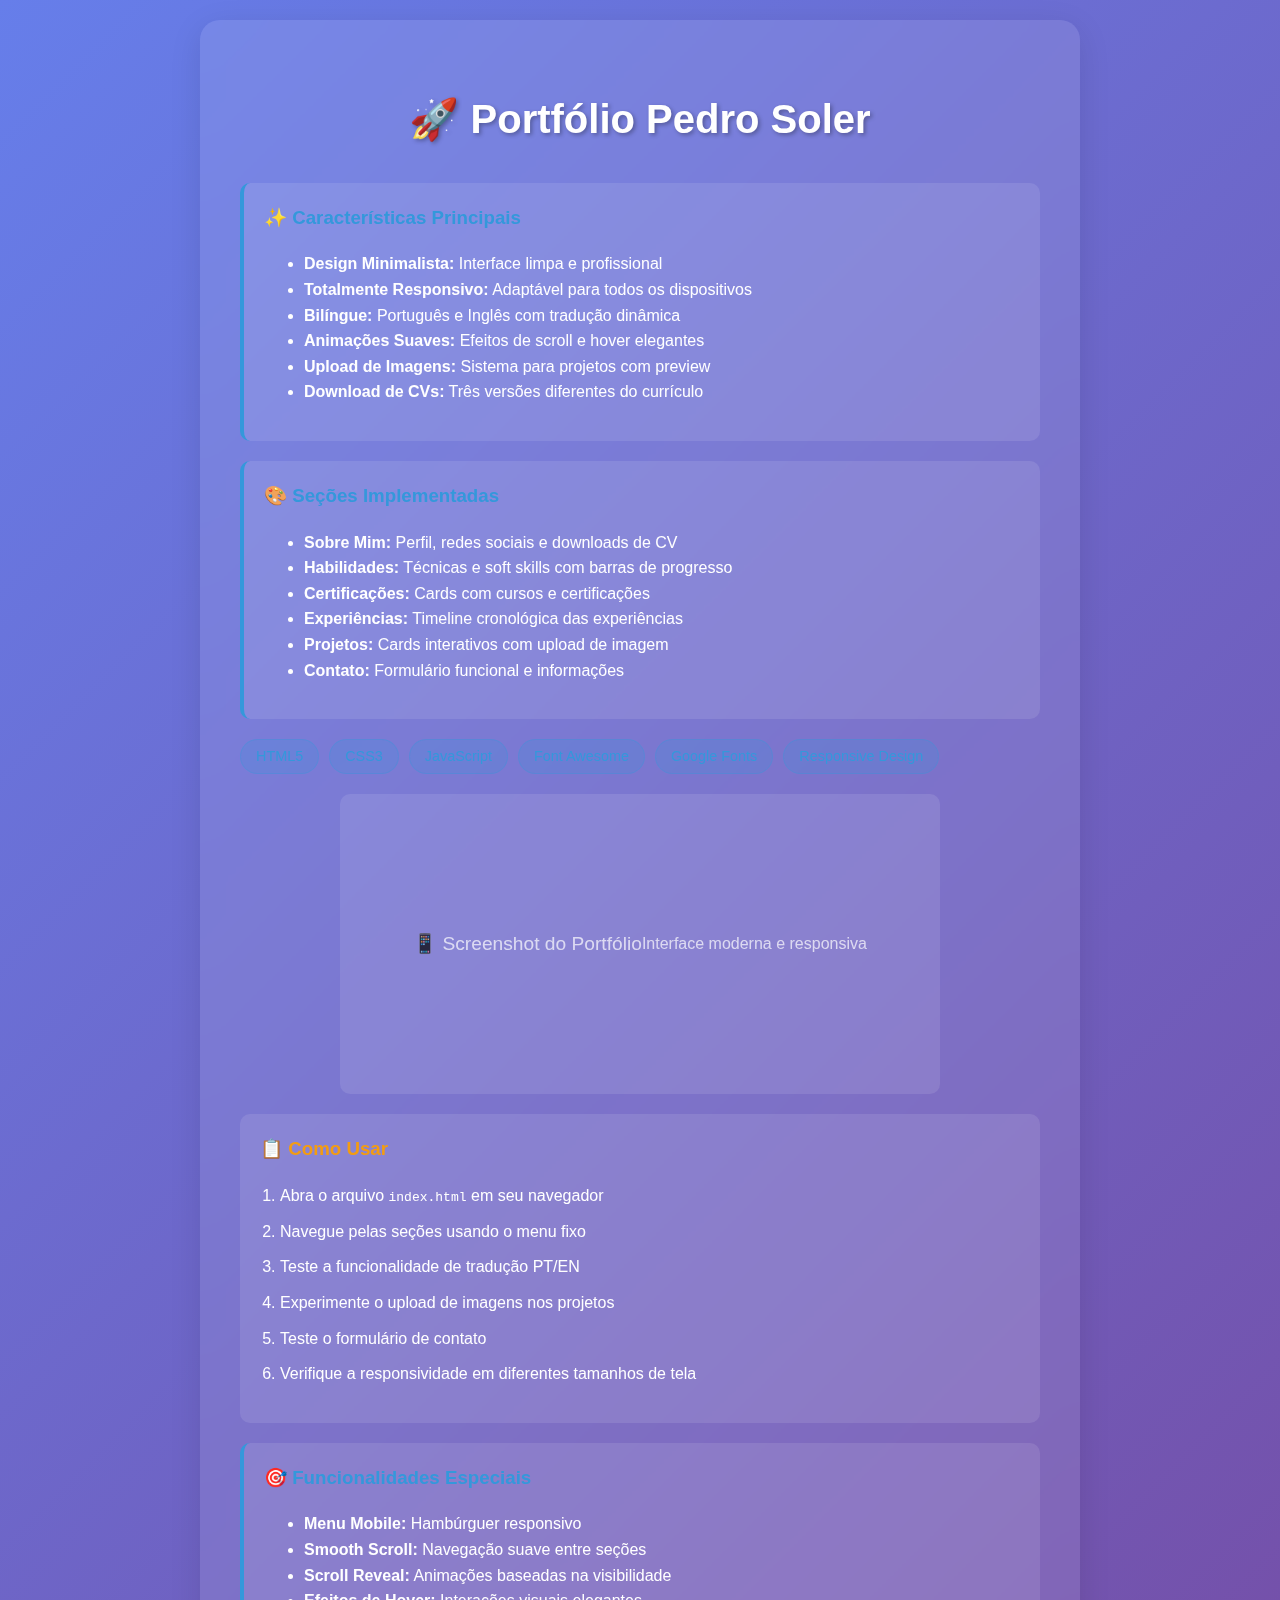
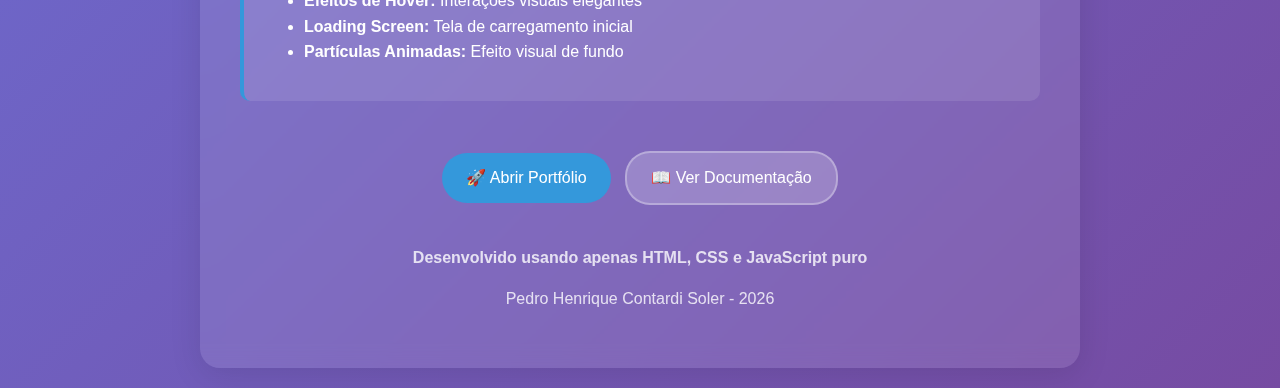
<file: demo.html>
<!DOCTYPE html>
<html lang="pt-BR">
<head>
    <meta charset="UTF-8">
    <meta name="viewport" content="width=device-width, initial-scale=1.0">
    <title>Demo - Portfólio Pedro Soler</title>
    <style>
        body {
            font-family: 'Segoe UI', Tahoma, Geneva, Verdana, sans-serif;
            line-height: 1.6;
            margin: 0;
            padding: 20px;
            background: linear-gradient(135deg, #667eea 0%, #764ba2 100%);
            color: white;
            min-height: 100vh;
        }
        .container {
            max-width: 800px;
            margin: 0 auto;
            background: rgba(255, 255, 255, 0.1);
            backdrop-filter: blur(10px);
            border-radius: 20px;
            padding: 40px;
            box-shadow: 0 8px 32px rgba(0, 0, 0, 0.1);
        }
        h1 {
            text-align: center;
            font-size: 2.5rem;
            margin-bottom: 2rem;
            text-shadow: 2px 2px 4px rgba(0, 0, 0, 0.3);
        }
        .feature {
            background: rgba(255, 255, 255, 0.1);
            padding: 20px;
            margin: 20px 0;
            border-radius: 10px;
            border-left: 4px solid #3498db;
        }
        .feature h3 {
            color: #3498db;
            margin-top: 0;
        }
        .btn {
            display: inline-block;
            background: #3498db;
            color: white;
            padding: 12px 24px;
            text-decoration: none;
            border-radius: 25px;
            margin: 10px 5px;
            transition: all 0.3s ease;
            font-weight: 500;
        }
        .btn:hover {
            background: #2980b9;
            transform: translateY(-2px);
        }
        .btn-secondary {
            background: rgba(255, 255, 255, 0.2);
            border: 2px solid rgba(255, 255, 255, 0.3);
        }
        .btn-secondary:hover {
            background: rgba(255, 255, 255, 0.3);
        }
        .screenshot {
            width: 100%;
            max-width: 600px;
            height: 300px;
            background: rgba(255, 255, 255, 0.1);
            border-radius: 10px;
            margin: 20px auto;
            display: flex;
            align-items: center;
            justify-content: center;
            font-size: 1.2rem;
            color: rgba(255, 255, 255, 0.7);
        }
        .tech-stack {
            display: flex;
            flex-wrap: wrap;
            gap: 10px;
            margin: 20px 0;
        }
        .tech-tag {
            background: rgba(52, 152, 219, 0.2);
            color: #3498db;
            padding: 5px 15px;
            border-radius: 20px;
            font-size: 0.9rem;
            border: 1px solid rgba(52, 152, 219, 0.3);
        }
        .instructions {
            background: rgba(255, 255, 255, 0.1);
            padding: 20px;
            border-radius: 10px;
            margin: 20px 0;
        }
        .instructions h3 {
            color: #f39c12;
            margin-top: 0;
        }
        .instructions ol {
            padding-left: 20px;
        }
        .instructions li {
            margin: 10px 0;
        }
    </style>
</head>
<body>
    <div class="container">
        <h1>🚀 Portfólio Pedro Soler</h1>
        
        <div class="feature">
            <h3>✨ Características Principais</h3>
            <ul>
                <li><strong>Design Minimalista:</strong> Interface limpa e profissional</li>
                <li><strong>Totalmente Responsivo:</strong> Adaptável para todos os dispositivos</li>
                <li><strong>Bilíngue:</strong> Português e Inglês com tradução dinâmica</li>
                <li><strong>Animações Suaves:</strong> Efeitos de scroll e hover elegantes</li>
                <li><strong>Upload de Imagens:</strong> Sistema para projetos com preview</li>
                <li><strong>Download de CVs:</strong> Três versões diferentes do currículo</li>
            </ul>
        </div>

        <div class="feature">
            <h3>🎨 Seções Implementadas</h3>
            <ul>
                <li><strong>Sobre Mim:</strong> Perfil, redes sociais e downloads de CV</li>
                <li><strong>Habilidades:</strong> Técnicas e soft skills com barras de progresso</li>
                <li><strong>Certificações:</strong> Cards com cursos e certificações</li>
                <li><strong>Experiências:</strong> Timeline cronológica das experiências</li>
                <li><strong>Projetos:</strong> Cards interativos com upload de imagem</li>
                <li><strong>Contato:</strong> Formulário funcional e informações</li>
            </ul>
        </div>

        <div class="tech-stack">
            <span class="tech-tag">HTML5</span>
            <span class="tech-tag">CSS3</span>
            <span class="tech-tag">JavaScript</span>
            <span class="tech-tag">Font Awesome</span>
            <span class="tech-tag">Google Fonts</span>
            <span class="tech-tag">Responsive Design</span>
        </div>

        <div class="screenshot">
            📱 Screenshot do Portfólio
            <br>
            <small>Interface moderna e responsiva</small>
        </div>

        <div class="instructions">
            <h3>📋 Como Usar</h3>
            <ol>
                <li>Abra o arquivo <code>index.html</code> em seu navegador</li>
                <li>Navegue pelas seções usando o menu fixo</li>
                <li>Teste a funcionalidade de tradução PT/EN</li>
                <li>Experimente o upload de imagens nos projetos</li>
                <li>Teste o formulário de contato</li>
                <li>Verifique a responsividade em diferentes tamanhos de tela</li>
            </ol>
        </div>

        <div class="feature">
            <h3>🎯 Funcionalidades Especiais</h3>
            <ul>
                <li><strong>Menu Mobile:</strong> Hambúrguer responsivo</li>
                <li><strong>Smooth Scroll:</strong> Navegação suave entre seções</li>
                <li><strong>Scroll Reveal:</strong> Animações baseadas na visibilidade</li>
                <li><strong>Efeitos de Hover:</strong> Interações visuais elegantes</li>
                <li><strong>Loading Screen:</strong> Tela de carregamento inicial</li>
                <li><strong>Partículas Animadas:</strong> Efeito visual de fundo</li>
            </ul>
        </div>

        <div style="text-align: center; margin-top: 40px;">
            <a href="index.html" class="btn">🚀 Abrir Portfólio</a>
            <a href="README.md" class="btn btn-secondary">📖 Ver Documentação</a>
        </div>

        <div style="text-align: center; margin-top: 30px; opacity: 0.8;">
            <p><strong>Desenvolvido usando apenas HTML, CSS e JavaScript puro</strong></p>
            <p>Pedro Henrique Contardi Soler - 2026</p>
        </div>
    </div>
</body>
</html>
</file>
<file: style.css>
/* Reset e Configurações Base */
* {
    margin: 0;
    padding: 0;
    box-sizing: border-box;
}

html {
    scroll-behavior: smooth;
    background-color: #0a0a0a;
}

body {
    font-family: 'Poppins', sans-serif;
    line-height: 1.6;
    color: #e0e0e0;
    background-color: #0a0a0a;
    overflow-x: hidden;
}

.container {
    max-width: 1200px;
    margin: 0 auto;
    padding: 0 20px;
}

/* Seção Certificações - Versão Simplificada */
#certifications {
    background: #0a0a0a;
    padding: 80px 0;
    min-height: 100vh;
}

#certifications .certifications-grid {
    display: grid;
    grid-template-columns: repeat(auto-fit, minmax(280px, 1fr));
    gap: 2rem;
    margin-top: 2rem;
}

#certifications .certification-card {
    background: #1a1a1a;
    padding: 2rem;
    border-radius: 15px;
    box-shadow: 0 5px 20px rgba(0, 0, 0, 0.3);
    text-align: center;
    transition: all 0.3s ease;
    border: 1px solid #333;
}

#certifications .certification-card:hover {
    transform: translateY(-10px);
    box-shadow: 0 15px 40px rgba(0, 0, 0, 0.4);
}

#certifications .cert-icon {
    width: 80px;
    height: 80px;
    background: linear-gradient(135deg, #4a9eff, #0066cc);
    border-radius: 50%;
    display: flex;
    align-items: center;
    justify-content: center;
    margin: 0 auto 1.5rem;
}

#certifications .cert-icon i {
    font-size: 2rem;
    color: white;
}

#certifications .cert-content h3 {
    font-size: 1.3rem;
    color: #ffffff;
    margin-bottom: 0.5rem;
}

#certifications .cert-institution {
    color: #b0b0b0;
    font-weight: 500;
    margin-bottom: 0.5rem;
}

/* Seção Atividades Extracurriculares */
.activities-section {
    background: #111111;
    padding: 80px 0;
}

.activities-list {
    list-style: none;
    padding: 0;
    margin-top: 2rem;
    font-size: 1.1rem;
    color: #e0e0e0;
    line-height: 1.8;
}

.activities-list li {
    background: #1a1a1a;
    border: 1px solid #333;
    border-radius: 10px;
    padding: 1rem 1.5rem;
    margin-bottom: 1rem;
    transition: all 0.3s ease;
}

.activities-list li:hover {
    background: #222;
    transform: translateX(5px);
}


/* Menu de Navegação */
.navbar {
    position: fixed;
    top: 0;
    width: 100%;
    background: rgba(20, 20, 20, 0.95);
    backdrop-filter: blur(10px);
    z-index: 1000;
    transition: all 0.3s ease;
    box-shadow: 0 2px 20px rgba(0, 0, 0, 0.3);
    border-bottom: 1px solid #333;
}

.navbar.scrolled {
    background: inherit;
    box-shadow: inherit;
}

.navbar, .navbar.scrolled {
    background: rgba(20, 20, 20, 0.95) !important;
    box-shadow: 0 2px 20px rgba(0, 0, 0, 0.3) !important;
}

.nav-container {
    max-width: 1200px;
    margin: 0 auto;
    padding: 0 20px;
    display: flex;
    justify-content: space-between;
    align-items: center;
    height: 70px;
}

.nav-logo {
    font-size: 1.5rem;
    font-weight: 700;
    color: #ffffff;
}

.nav-menu {
    display: flex;
    list-style: none;
    gap: 2rem;
}

.nav-link {
    text-decoration: none;
    color: #e0e0e0;
    font-weight: 500;
    transition: color 0.3s ease;
    position: relative;
}

.nav-link:hover {
    color: #4a9eff;
}

.nav-link::after {
    content: '';
    position: absolute;
    width: 0;
    height: 2px;
    bottom: -5px;
    left: 0;
    background-color: #4a9eff;
    transition: width 0.3s ease;
}

.nav-link:hover::after {
    width: 100%;
}

.nav-language {
    display: flex;
    gap: 0.5rem;
}

.lang-btn {
    background: none;
    border: 2px solid #4a9eff;
    color: #4a9eff;
    padding: 0.5rem 1rem;
    border-radius: 25px;
    cursor: pointer;
    transition: all 0.3s ease;
    font-weight: 500;
}

.lang-btn.active {
    background: #4a9eff;
    color: white;
}

.lang-btn:hover {
    background: #4a9eff;
    color: white;
}

.hamburger {
    display: none;
    flex-direction: column;
    cursor: pointer;
}

.bar {
    width: 25px;
    height: 3px;
    background-color: #ffffff;
    margin: 3px 0;
    transition: 0.3s;
}

/* Conteúdo Principal */
.main-content {
    margin-top: 70px;
}

.section {
    padding: 80px 0;
    opacity: 1;
    transform: translateY(0);
    transition: all 0.6s ease;
}

.section.visible {
    opacity: 1;
    transform: translateY(0);
}

.section-header {
    text-align: center;
    margin-bottom: 60px;
}

.section-header h2 {
    font-size: 2.5rem;
    font-weight: 700;
    color: #ffffff;
    margin-bottom: 1rem;
}

.section-line {
    width: 80px;
    height: 4px;
    background: linear-gradient(90deg, #4a9eff, #0066cc);
    margin: 0 auto;
    border-radius: 2px;
}

/* Seção Sobre Mim */
.about-section {
    background: #0a0a0a;
    color: white;
    min-height: 100vh;
    display: flex;
    align-items: center;
}

.about-content {
    display: grid;
    grid-template-columns: 1fr 1fr;
    gap: 4rem;
    align-items: start;
}

.profile-column {
    display: flex;
    justify-content: center;
}

.profile-card {
    background: rgba(255, 255, 255, 0.06);
    backdrop-filter: blur(6px);
    border-radius: 16px;
    padding: 2rem;
    text-align: center;
    box-shadow: 0 4px 16px rgba(0, 0, 0, 0.2);
    border: 1px solid rgba(255, 255, 255, 0.12);
    max-width: 400px;
    width: 100%;
}

.profile-image {
    margin-bottom: 1.5rem;
}

.profile-image img {
    width: 150px;
    height: 150px;
    border-radius: 50%;
    object-fit: cover;
    border: 4px solid rgba(255, 255, 255, 0.3);
    transition: transform 0.3s ease;
}

.profile-image img:hover {
    transform: scale(1.05);
}

.profile-name {
    font-size: 1.8rem;
    font-weight: 700;
    margin-bottom: 0.5rem;
}

.profile-title {
    font-size: 1.1rem;
    opacity: 0.9;
    margin-bottom: 1rem;
}

.profile-description {
    font-size: 0.95rem;
    line-height: 1.6;
    margin-bottom: 2rem;
    opacity: 0.9;
}

.social-links {
    display: flex;
    justify-content: center;
    gap: 1rem;
    margin-bottom: 2rem;
}

.social-link {
    display: flex;
    align-items: center;
    justify-content: center;
    width: 45px;
    height: 45px;
    background: rgba(255, 255, 255, 0.2);
    border-radius: 50%;
    color: white;
    text-decoration: none;
    transition: all 0.3s ease;
    font-size: 1.2rem;
}

.social-link:hover {
    background: rgba(255, 255, 255, 0.3);
    transform: translateY(-3px);
}

.cv-downloads h3 {
    font-size: 1.2rem;
    margin-bottom: 1rem;
    font-weight: 600;
}

.cv-buttons {
    display: flex;
    flex-direction: column;
    gap: 0.8rem;
}

.cv-btn {
    display: flex;
    align-items: center;
    gap: 0.8rem;
    padding: 0.8rem 1.2rem;
    background: rgba(255, 255, 255, 0.2);
    color: white;
    text-decoration: none;
    border-radius: 10px;
    transition: all 0.3s ease;
    font-weight: 500;
    border: 1px solid rgba(255, 255, 255, 0.3);
}

.cv-btn:hover {
    background: rgba(255, 255, 255, 0.3);
    transform: translateY(-2px);
}

.content-column {
    display: flex;
    flex-direction: column;
    justify-content: center;
}

.about-text p {
    font-size: 1.1rem;
    line-height: 1.8;
    margin-bottom: 1.5rem;
    opacity: 0.95;
}

/* Seção Habilidades */
.skills-section {
    background: #111111;
}

.skills-content {
    display: grid;
    grid-template-columns: 1fr 1fr;
    gap: 4rem;
}

.skills-category h3 {
    font-size: 1.5rem;
    color: #ffffff;
    margin-bottom: 2rem;
    text-align: center;
}

.skills-grid {
    display: flex;
    flex-direction: column;
    gap: 1.5rem;
}

.skill-item {
    background: #1a1a1a;
    padding: 1.5rem;
    border-radius: 10px;
    box-shadow: 0 2px 10px rgba(0, 0, 0, 0.3);
    transition: transform 0.3s ease;
    border: 1px solid #333;
}

.skill-item:hover {
    transform: translateY(-5px);
}

.skill-info {
    display: flex;
    justify-content: space-between;
    margin-bottom: 0.8rem;
}

.skill-name {
    font-weight: 600;
    color: #ffffff;
}

.skill-percentage {
    color: #4a9eff;
    font-weight: 600;
}

.skill-bar {
    height: 8px;
    background: #333;
    border-radius: 4px;
    overflow: hidden;
}

.skill-progress {
    height: 100%;
    background: linear-gradient(90deg, #4a9eff, #0066cc);
    border-radius: 4px;
    width: 0; /* começa zerada */
    transition: width 1.5s ease;
}

.soft-skills {
    display: grid;
    grid-template-columns: repeat(2, 1fr);
    gap: 1rem;
}

.soft-skill-item {
    display: flex;
    align-items: center;
    gap: 0.8rem;
    padding: 1rem;
    background: #1a1a1a;
    border-radius: 10px;
    transition: all 0.3s ease;
    border: 1px solid #333;
}

.soft-skill-item:hover {
    background: #2a2a2a;
    transform: translateX(5px);
}

.soft-skill-item i {
    color: #4a9eff;
    font-size: 1.2rem;
}

/* Seção Certificações */
.certifications-section {
    background: #0a0a0a;
    padding: 80px 0;
}

.certification-card:hover {
    transform: translateY(-10px);
    box-shadow: 0 15px 40px rgba(0, 0, 0, 0.15);
}

.cert-icon {
    width: 80px !important;
    height: 80px !important;
    background: linear-gradient(135deg, #4a9eff, #0066cc) !important;
    border-radius: 50% !important;
    display: flex !important;
    align-items: center !important;
    justify-content: center !important;
    margin: 0 auto 1.5rem !important;
    visibility: visible !important;
}

.cert-icon i {
    font-size: 2rem !important;
    color: white !important;
    display: block !important;
    visibility: visible !important;
}

.cert-content h3 {
    font-size: 1.3rem !important;
    color: #ffffff !important;
    margin-bottom: 0.5rem !important;
    display: block !important;
    visibility: visible !important;
}

.cert-institution {
    color: #b0b0b0 !important;
    font-weight: 500 !important;
    margin-bottom: 0.5rem !important;
    display: block !important;
    visibility: visible !important;
}

.cert-year {
    color: #4a9eff;
    font-weight: 600;
    font-size: 1.1rem;
}

/* Seção Experiências */
.experience-section {
    background: #111111;
}

.timeline {
    position: relative;
    max-width: 800px;
    margin: 0 auto;
}

.timeline::before {
    content: '';
    position: absolute;
    left: 50%;
    top: 0;
    bottom: 0;
    width: 2px;
    background: #4a9eff;
    transform: translateX(-50%);
}

.timeline-item {
    position: relative;
    margin-bottom: 3rem;
    width: 50%;
}

.timeline-item:nth-child(odd) {
    left: 0;
    padding-right: 3rem;
}

.timeline-item:nth-child(even) {
    left: 50%;
    padding-left: 3rem;
}

.timeline-marker {
    position: absolute;
    width: 20px;
    height: 20px;
    background: #4a9eff;
    border-radius: 50%;
    top: 0;
    border: 4px solid #111111;
    box-shadow: 0 0 0 4px #4a9eff;
}

.timeline-item:nth-child(odd) .timeline-marker {
    right: -10px;
}

.timeline-item:nth-child(even) .timeline-marker {
    left: -10px;
}

.timeline-content {
    background: #1a1a1a;
    padding: 2rem;
    border-radius: 10px;
    box-shadow: 0 5px 15px rgba(0, 0, 0, 0.3);
    position: relative;
    border: 1px solid #333;
}

.timeline-content::before {
    content: '';
    position: absolute;
    top: 20px;
    width: 0;
    height: 0;
    border: 10px solid transparent;
}

.timeline-item:nth-child(odd) .timeline-content::before {
    right: -20px;
    border-left-color: #1a1a1a;
}

.timeline-item:nth-child(even) .timeline-content::before {
    left: -20px;
    border-right-color: #1a1a1a;
}

.timeline-header {
    margin-bottom: 1rem;
}

.timeline-header h3 {
    color: #ffffff;
    font-size: 1.3rem;
    margin-bottom: 0.5rem;
}

.timeline-company {
    color: #4a9eff;
    font-weight: 600;
    display: block;
    margin-bottom: 0.3rem;
}

.timeline-period {
    color: #b0b0b0;
    font-size: 0.9rem;
}

/* Seção Projetos */
.projects-section {
    background: #0a0a0a;
}

.projects-grid {
    display: grid;
    grid-template-columns: repeat(auto-fit, minmax(350px, 1fr));
    gap: 2rem;
}

.project-card {
    background: #1a1a1a;
    border-radius: 15px;
    overflow: hidden;
    box-shadow: 0 5px 20px rgba(0, 0, 0, 0.3);
    transition: all 0.3s ease;
    border: 1px solid #333;
}

.project-card:hover {
    transform: translateY(-10px);
    box-shadow: 0 15px 40px rgba(0, 0, 0, 0.15);
}

.project-image {
    position: relative;
    height: 250px;
    overflow: hidden;
}

.project-img {
    width: 100%;
    height: 100%;
    object-fit: cover;
    transition: transform 0.3s ease;
}

.project-card:hover .project-img {
    transform: scale(1.05);
}

.project-overlay {
    position: absolute;
    top: 0;
    left: 0;
    right: 0;
    bottom: 0;
    background: rgba(0, 0, 0, 0.7);
    display: flex;
    align-items: center;
    justify-content: center;
    opacity: 0;
    transition: opacity 0.3s ease;
}

.project-card:hover .project-overlay {
    opacity: 1;
}

.upload-btn {
    background: #4a9eff;
    color: white;
    border: none;
    padding: 0.8rem 1.5rem;
    border-radius: 25px;
    cursor: pointer;
    display: flex;
    align-items: center;
    gap: 0.5rem;
    font-weight: 500;
    transition: all 0.3s ease;
}

.upload-btn:hover {
    background: #0066cc;
    transform: scale(1.05);
}

.project-content {
    padding: 2rem;
}

.project-content h3 {
    color: #ffffff;
    font-size: 1.3rem;
    margin-bottom: 1rem;
    text-align: center;
}

.project-title {
    text-align: left !important;
}

.project-content p {
    color: #b0b0b0;
    line-height: 1.6;
    margin-bottom: 1.5rem;
    text-align: left;
}

.project-tech {
    display: flex;
    flex-wrap: wrap;
    gap: 0.5rem;
    margin-bottom: 1rem;
}

.tech-tag {
    background: #333;
    color: #ffffff;
    padding: 0.3rem 0.8rem;
    border-radius: 15px;
    font-size: 0.8rem;
    font-weight: 500;
}

.project-btn {
    display: inline-block;
    background: linear-gradient(135deg, #4a9eff, #0066cc);
    color: white;
    padding: 0.7rem 1.5rem;
    border-radius: 25px;
    text-decoration: none;
    font-weight: 600;
    font-size: 0.95rem;
    transition: all 0.3s ease;
    border: none;
    cursor: pointer;
    text-align: center;
}

.project-btn:hover {
    transform: translateY(-3px);
    box-shadow: 0 10px 25px rgba(74, 158, 255, 0.3);
}

.project-content {
    padding: 2rem;
    display: flex;
    flex-direction: column;
    align-items: flex-start;
    text-align: left;
}

/* Seção Contato */
.contact-section {
    background: #111111;
}

.contact-content {
    display: flex;
    justify-content: center;
    align-items: center;
}

.contact-info h3 {
    color: #ffffff;
    font-size: 1.5rem;
    margin-bottom: 2rem;
}

.contact-item {
    display: flex;
    align-items: center;
    gap: 1rem;
    margin-bottom: 1.5rem;
    padding: 1rem;
    background: #1a1a1a;
    border-radius: 10px;
    transition: all 0.3s ease;
    border: 1px solid #333;
}

.contact-item:hover {
    background: #2a2a2a;
    transform: translateX(5px);
}

.contact-item i {
    color: #4a9eff;
    font-size: 1.2rem;
    width: 20px;
}

.contact-label {
    font-weight: 600;
    color: #ffffff;
    display: block;
    margin-bottom: 0.3rem;
}

.contact-value {
    color: #b0b0b0;
}

.contact-form h3 {
    color: #ffffff;
    font-size: 1.5rem;
    margin-bottom: 2rem;
}

.form-group {
    position: relative;
    margin-bottom: 2rem;
}

.form-group input,
.form-group textarea {
    width: 100%;
    padding: 1rem;
    border: 2px solid #333;
    border-radius: 10px;
    font-size: 1rem;
    transition: all 0.3s ease;
    background: #1a1a1a;
    color: #ffffff;
}

.form-group input:focus,
.form-group textarea:focus {
    outline: none;
    border-color: #4a9eff;
    background: #2a2a2a;
}

.form-group label {
    position: absolute;
    top: 1rem;
    left: 1rem;
    color: #b0b0b0;
    transition: all 0.3s ease;
    pointer-events: none;
}

.form-group input:focus + label,
.form-group textarea:focus + label,
.form-group input:not(:placeholder-shown) + label,
.form-group textarea:not(:placeholder-shown) + label {
    top: -0.5rem;
    left: 0.8rem;
    font-size: 0.8rem;
    color: #4a9eff;
    background: #111111;
    padding: 0 0.5rem;
}

.submit-btn {
    background: linear-gradient(135deg, #4a9eff, #0066cc);
    color: white;
    border: none;
    padding: 1rem 2rem;
    border-radius: 25px;
    font-size: 1rem;
    font-weight: 600;
    cursor: pointer;
    transition: all 0.3s ease;
    width: 100%;
}

.submit-btn:hover {
    transform: translateY(-2px);
    box-shadow: 0 5px 15px rgba(74, 158, 255, 0.4);
}

/* Seção Prêmios e Reconhecimentos */
.awards-section {
    background: #111111;
}

.awards-grid {
    display: grid;
    grid-template-columns: repeat(auto-fit, minmax(300px, 1fr));
    gap: 2rem;
}

.award-card {
    background: #1a1a1a;
    padding: 2rem;
    border-radius: 15px;
    box-shadow: 0 5px 20px rgba(0, 0, 0, 0.3);
    text-align: center;
    transition: all 0.3s ease;
    border: 1px solid #333;
}

.award-card:hover {
    transform: translateY(-10px);
    box-shadow: 0 15px 40px rgba(0, 0, 0, 0.4);
}

.award-icon {
    width: 80px;
    height: 80px;
    background: linear-gradient(135deg, #4a9eff, #0066cc);
    border-radius: 50%;
    display: flex;
    align-items: center;
    justify-content: center;
    margin: 0 auto 1.5rem;
}

.award-icon i {
    font-size: 2rem;
    color: white;
}

.award-content h3 {
    font-size: 1.3rem;
    color: #ffffff;
    margin-bottom: 0.5rem;
}

.award-event {
    color: #b0b0b0;
    font-weight: 500;
    margin-bottom: 0.5rem;
}

.award-year {
    color: #4a9eff;
    font-weight: 600;
    font-size: 1.1rem;
}

/* Seção Formação Acadêmica */
.education-section {
    background: #0a0a0a;
}

.education-content {
    display: flex;
    flex-direction: column;
    gap: 2rem;
    max-width: 800px;
    margin: 0 auto;
}

.education-item {
    display: flex;
    align-items: center;
    gap: 2rem;
    background: #1a1a1a;
    padding: 2rem;
    border-radius: 15px;
    box-shadow: 0 5px 20px rgba(0, 0, 0, 0.3);
    border: 1px solid #333;
    transition: all 0.3s ease;
}

.education-item:hover {
    transform: translateX(10px);
    box-shadow: 0 10px 30px rgba(0, 0, 0, 0.4);
}

.education-icon {
    width: 80px;
    height: 80px;
    background: linear-gradient(135deg, #4a9eff, #0066cc);
    border-radius: 50%;
    display: flex;
    align-items: center;
    justify-content: center;
    flex-shrink: 0;
}

.education-icon i {
    font-size: 2rem;
    color: white;
}

.education-details h3 {
    color: #ffffff;
    font-size: 1.3rem;
    margin-bottom: 0.5rem;
}

.education-institution {
    color: #4a9eff;
    font-weight: 600;
    margin-bottom: 0.3rem;
}

.education-period {
    color: #b0b0b0;
    font-size: 0.9rem;
}

/* Seção Idiomas */
.languages-section {
    background: #111111;
}

.languages-grid {
    display: grid;
    grid-template-columns: repeat(auto-fit, minmax(250px, 1fr));
    gap: 2rem;
    max-width: 800px;
    margin: 0 auto;
}

.language-card {
    background: #1a1a1a;
    padding: 2rem;
    border-radius: 15px;
    box-shadow: 0 5px 20px rgba(0, 0, 0, 0.3);
    text-align: center;
    transition: all 0.3s ease;
    border: 1px solid #333;
}

.language-card:hover {
    transform: translateY(-10px);
    box-shadow: 0 15px 40px rgba(0, 0, 0, 0.4);
}

.language-flag {
    font-size: 3rem;
    margin-bottom: 1rem;
}

.language-card h3 {
    color: #ffffff;
    font-size: 1.3rem;
    margin-bottom: 0.5rem;
}

.language-level {
    color: #4a9eff;
    font-weight: 600;
    font-size: 1.1rem;
}

/* Footer */
.footer {
    background: #000000;
    color: white;
    text-align: center;
    padding: 2rem 0;
    border-top: 1px solid #333;
}

/* Responsividade */
@media (max-width: 768px) {
    .hamburger {
        display: flex;
    }

    .nav-menu {
        position: fixed;
        left: -100%;
        top: 70px;
        flex-direction: column;
        background-color: #1a1a1a;
        width: 100%;
        text-align: center;
        transition: 0.3s;
        box-shadow: 0 10px 27px rgba(0, 0, 0, 0.3);
        padding: 2rem 0;
        border-top: 1px solid #333;
    }

    .nav-menu.active {
        left: 0;
    }

    .nav-menu li {
        margin: 1rem 0;
    }

    .about-content {
        grid-template-columns: 1fr;
        gap: 2rem;
    }

    .skills-content {
        grid-template-columns: 1fr;
        gap: 2rem;
    }

    .soft-skills {
        grid-template-columns: 1fr;
    }

    .timeline::before {
        left: 20px;
    }

    .timeline-item {
        width: 100%;
        left: 0 !important;
        padding-left: 3rem !important;
        padding-right: 0 !important;
    }

    .timeline-marker {
        left: 10px !important;
    }

    .timeline-content::before {
        left: -20px !important;
        border-right-color: #1a1a1a !important;
        border-left-color: transparent !important;
    }

    .contact-content {
        grid-template-columns: 1fr;
        gap: 2rem;
    }

    .projects-grid {
        grid-template-columns: 1fr;
    }

    .awards-grid {
        grid-template-columns: 1fr;
    }

    .education-item {
        flex-direction: column;
        text-align: center;
    }

    .languages-grid {
        grid-template-columns: 1fr;
    }

    .section-header h2 {
        font-size: 2rem;
    }

    .profile-card {
        max-width: 100%;
    }
}

@media (max-width: 480px) {
    .container {
        padding: 0 15px;
    }

    .section {
        padding: 60px 0;
    }

    .section-header h2 {
        font-size: 1.8rem;
    }

    .profile-card {
        padding: 1.5rem;
    }

    .cv-buttons {
        gap: 0.6rem;
    }

    .cv-btn {
        padding: 0.6rem 1rem;
        font-size: 0.9rem;
    }
}

/* Animações */
@keyframes fadeInUp {
    from {
        opacity: 0;
        transform: translateY(30px);
    }
    to {
        opacity: 1;
        transform: translateY(0);
    }
}

@keyframes slideInLeft {
    from {
        opacity: 0;
        transform: translateX(-30px);
    }
    to {
        opacity: 1;
        transform: translateX(0);
    }
}

@keyframes slideInRight {
    from {
        opacity: 0;
        transform: translateX(30px);
    }
    to {
        opacity: 1;
        transform: translateX(0);
    }
}

.animate-fadeInUp {
    animation: fadeInUp 0.6s ease forwards;
}

.animate-slideInLeft {
    animation: slideInLeft 0.6s ease forwards;
}

.animate-slideInRight {
    animation: slideInRight 0.6s ease forwards;
}

/* Scrollbar personalizada */
::-webkit-scrollbar {
    width: 8px;
}

::-webkit-scrollbar-track {
    background: #1a1a1a;
}

::-webkit-scrollbar-thumb {
    background: #4a9eff;
    border-radius: 4px;
}

::-webkit-scrollbar-thumb:hover {
    background: #0066cc;
}
</file>
